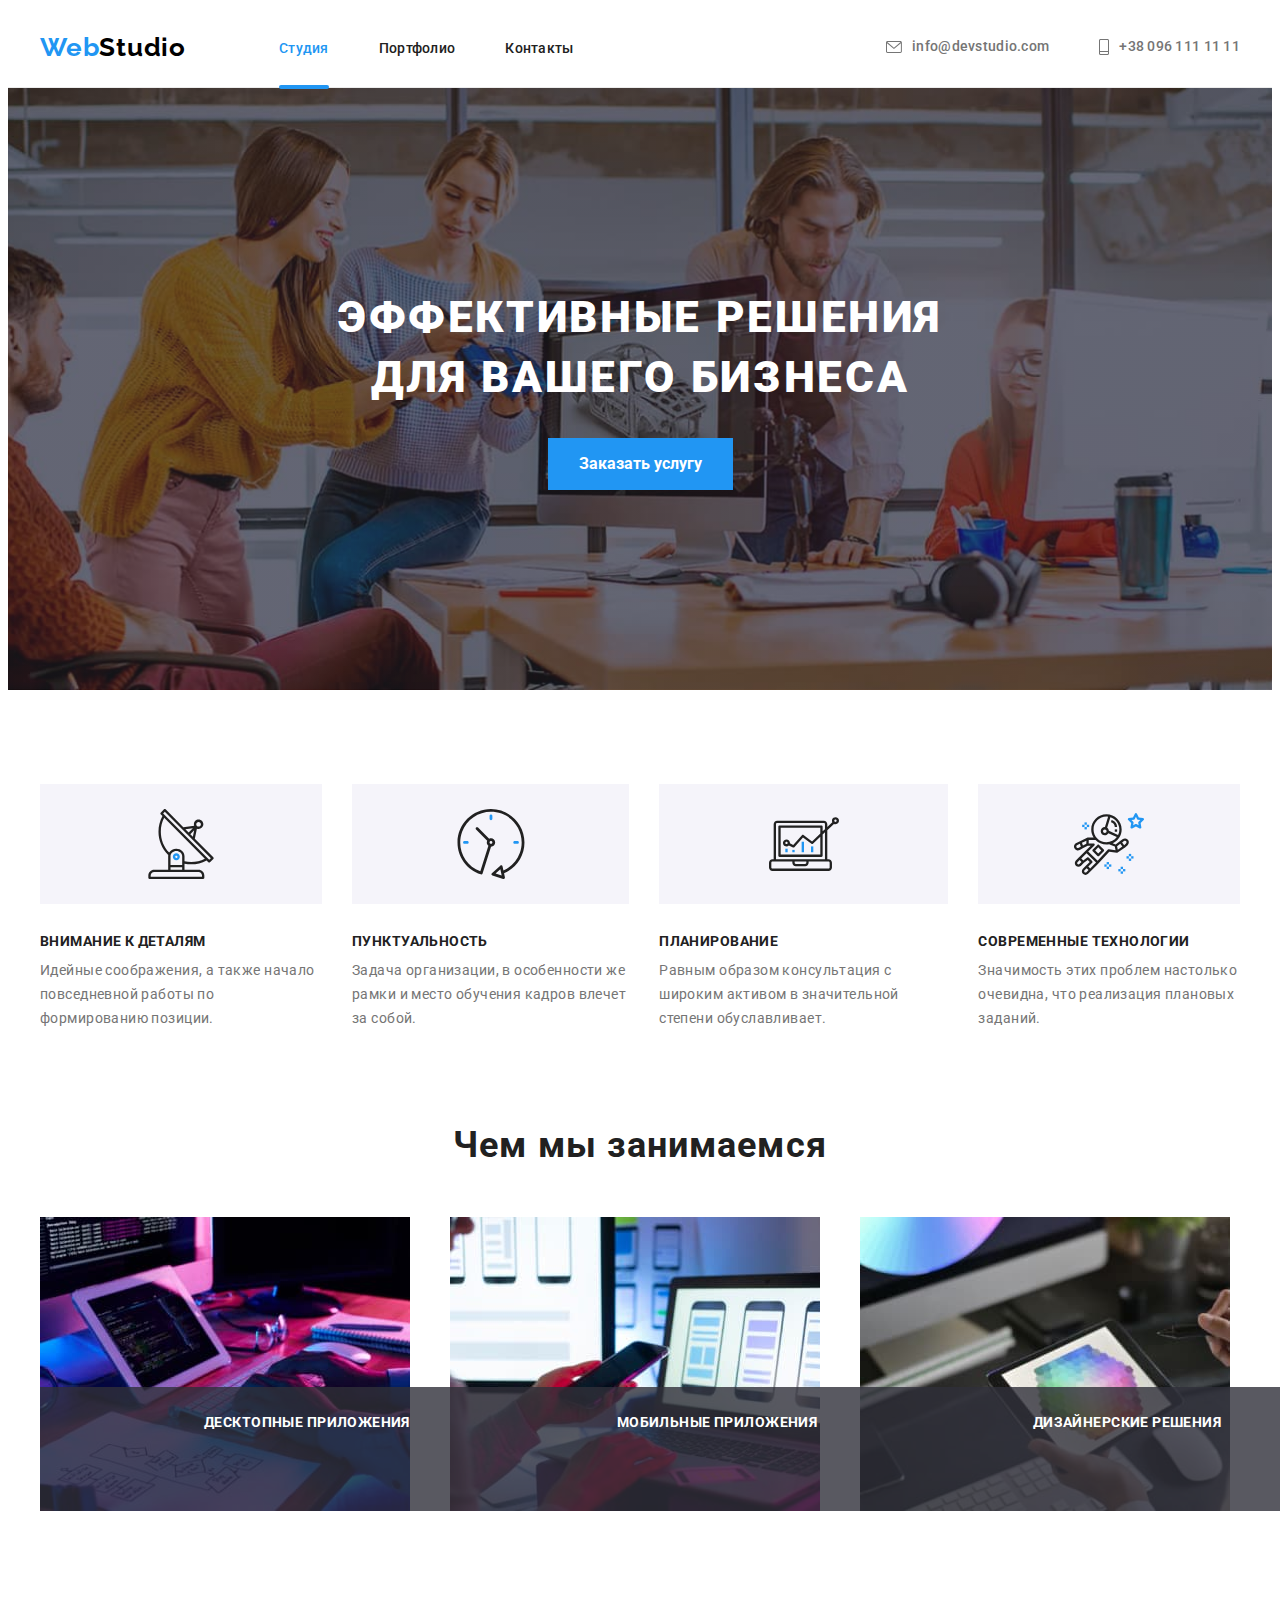
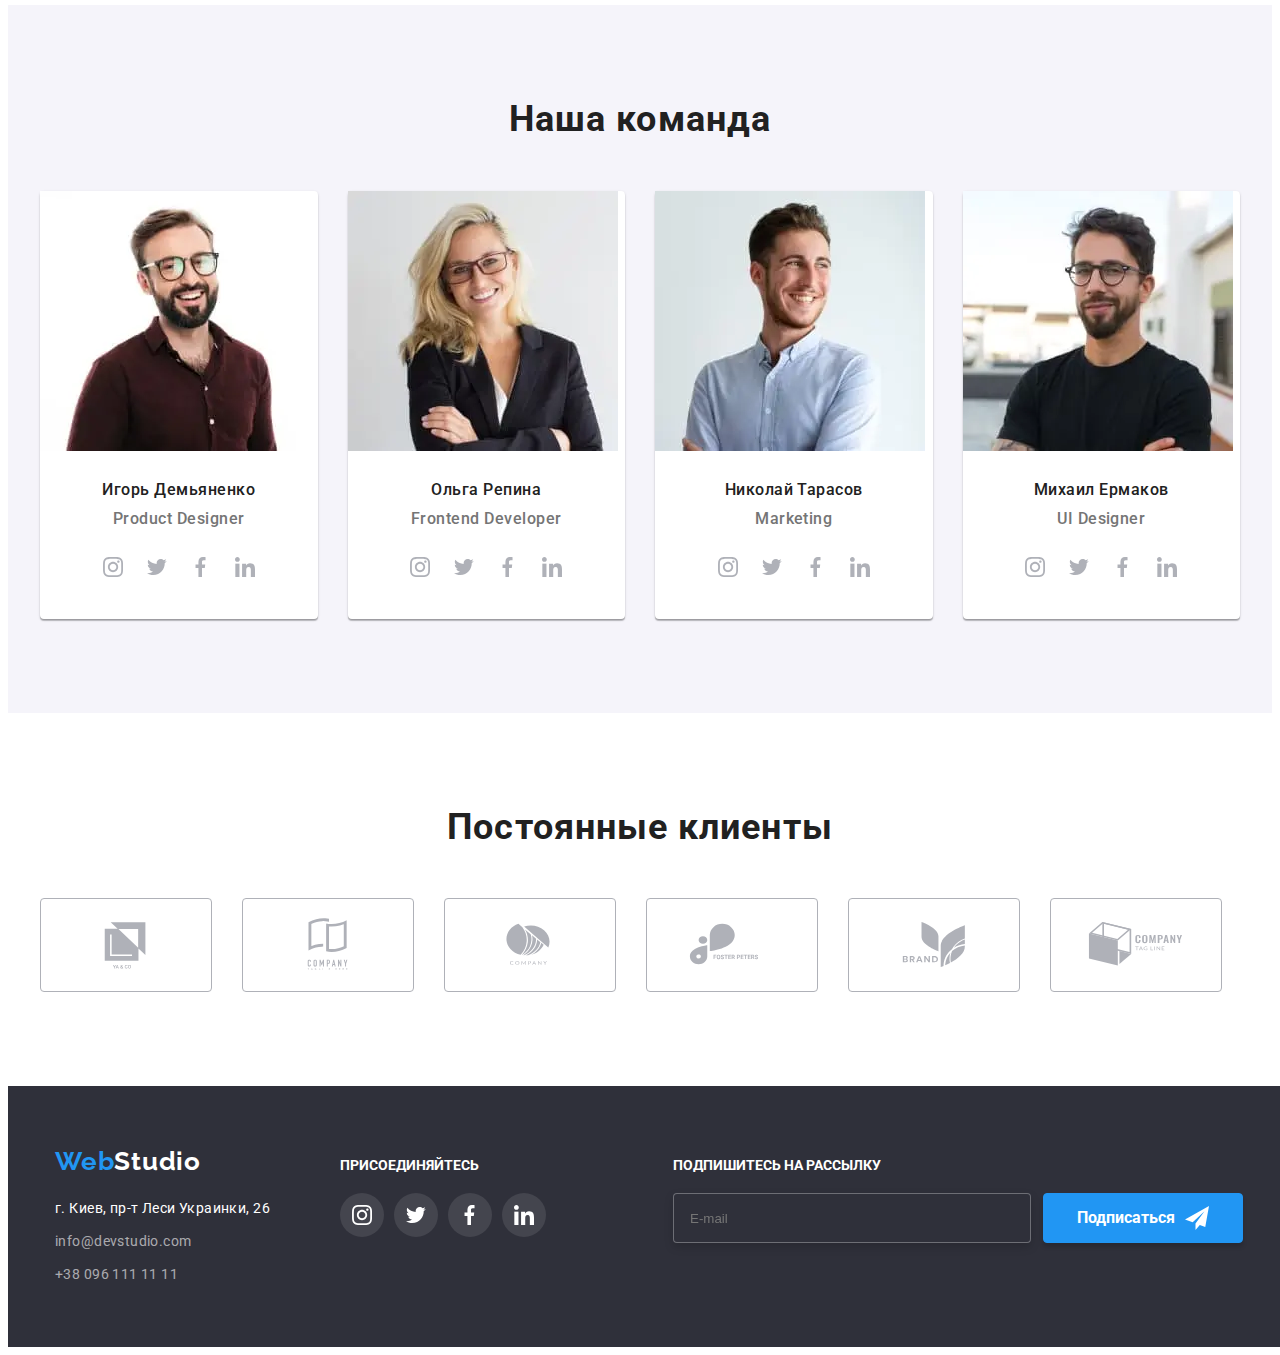
<file: index.html>
<!DOCTYPE html>
<html lang="ru">
<head>
    <meta charset="UTF-8">
    <meta http-equiv="X-UA-Compatible" content="IE=edge">
    <meta name="viewport" content="width=device-width, initial-scale=1.0">
    <title>Document</title>
    <link rel="preconnect" href="https://fonts.googleapis.com">
<link rel="preconnect" href="https://fonts.gstatic.com" crossorigin>
<link href="https://fonts.googleapis.com/css2?family=Raleway:wght@700&family=Roboto:wght@400;500;700;900&display=swap" rel="stylesheet">
<link rel="stylesheet" href="https://cdnjs.cloudflare.com/ajax/libs/modern-normalize/1.1.0/modern-normalize.min.css"
    integrity="sha512-wpPYUAdjBVSE4KJnH1VR1HeZfpl1ub8YT/NKx4PuQ5NmX2tKuGu6U/JRp5y+Y8XG2tV+wKQpNHVUX03MfMFn9Q=="
    crossorigin="anonymous" referrerpolicy="no-referrer" />
<link rel="stylesheet" href="./css/styles.css">
<link rel="stylesheet" href="./css/main.min.css">
</head>
<body>
    <header class="header">
        <div class="container header__container">
        <nav class="navigation">
        <a class="logo" href="">Web<span class="logo__light">Studio</span></a>
    <ul class="navigation-list">
        <li class="navigation-list__item">
            <a class="navigation-list__link navigation-list-link-current" href="" >Студия</a>
            
        </li>

        <li class="navigation-list__item">
            <a class="navigation-list__link" href="./portfolio.html">Портфолио</a>
        </li>
        <li class="navigation-list__item">
            <a class="navigation-list__link" href="">Контакты</a>
        </li>   
    </ul>
    </nav>
    
    <button type="button" class="mobile-menu-btn" data-menu-open>
        <svg class="mobile-menu-btn__icon" width="40" height="40">
            <use href="./images2/symbol-defs.svg#burger-menu-icon"></use>
        </svg>
    </button>
    <ul class="contact" >
        <li class="contact__item"> 
            
            <a class="contact__link" href="mailto:info@devstudio.com"><svg class="contact__icon" width="16" height="12">
                <use href="./images2/symbol-defs.svg#icon-mail"></use>
            </svg>info@devstudio.com</a>
        </li>
        <li class="contact__item">
            
            <a class="contact__link " href="tel:+380961111111"><svg class="contact__icon" width="10" height="16">
                <use href="./images2/symbol-defs.svg#icon-phone"></use>
            </svg>+38 096 111 11 11</a>
        </li>
    </ul>
    </div>
    
    <div class="mobile-menu" data-menu>
        <div class="container mobile-menu__container">
        <button type="button" class="mobile-menu__close-btn" data-menu-close>
            <svg class="mobile-menu__close-icon" width="18.67" height="18.67">
                <use href="./images2/symbol-defs.svg#close-icon"></use>
            </svg>
        </button>
        <div class="navigation-div">
        <ul class="mobile-nav">
            <li class="mobile-nav__item">
                <a class="mobile-nav__link active-page" href="">Студия</a>
            </li>
            <li class="mobile-nav__item">
                <a class="mobile-nav__link" href="./portfolio.html">Портфолио</a>
            </li>
            <li class="mobile-nav__item">
                <a class="mobile-nav__link" href="">Контакты</a>
            </li>
            
        </ul>
        </div>
        <div class="contact-div">
        <ul class="contact-mobile">
            <li class="contact-mobile__item"><a class="contact-mobile__link contact-mobile__number" href="tel:+380961111111">+38 096 111 11 11</a></li>
            <li class="contact-mobile__item"><a class="contact-mobile__link contact-mobile__mail" href="mailto:info@devstudio.com">info@devstudio.com</a></li>
       
            
        
        </ul>
        
        <ul class="social-media">
            <li class="social-madia__item">
                <a class="social-media-link" href="Instagram">Instagram</a>
            </li >
            <li class="social-madia__item">
                <a class="social-media-link" href="Twitter">Twitter</a>
            </li>
            <li class="social-madia__item">
                <a class="social-media-link" href="Facebook">Facebook</a>
            </li>
            <li class="social-madia__item">
                <a class="social-media-link" href="LinkedIn">LinkedIn</a>
            </li>
    
        </ul>
        </div>
    </div>
    </div>
    </header>
    <main>
        <section class="hero">
            <div class="container">
            <h1 class="hero__title" >Эффективные решения<br />для вашего бизнеса</h1>
           
            <button class="hero__btn" data-modal-open>Заказать услугу</button>
            
        </div>
        </section>
    <section class="section">
        <div class="container">
        <h2 class="visually-headden">Наши преимущества</h2>
<ul class="benefits-list">
    <li class="benefits-list__item">
        <div class="benefits-list__box">
        <svg class="benefits-list__icon" width="70" height="70">
        <use href="./images2/symbol-defs.svg#icon-antenna-1"></use>
        </svg>
        </div>
        <h3 class="benefits-list__title">Внимание к деталям</h3>
        <p class="benefits-list__text">
            Идейные соображения, а также 
        начало повседневной работы по 
        формированию позиции.
    </p>
    
    </li>
       <li class="benefits-list__item">
        <div class="benefits-list__box">
            <svg class="benefits-list__icon" width="70" height="70">
                <use href="./images2/symbol-defs.svg#icon-clock-1"></use>
            </svg>
        </div>
    <h3 class="benefits-list__title">Пунктуальность</h3>
    <p class="benefits-list__text">
        Задача организации, в особенности 
     же рамки и место обучения кадров 
     влечет за собой.
    </p>
    </li>
    <li class="benefits-list__item">
        <div class="benefits-list__box">
            <svg class="benefits-list__icon" width="70" height="70">
                <use href="./images2/symbol-defs.svg#icon-diagram-1"></use>
            </svg>
        </div>
    <h3 class="benefits-list__title">Планирование</h3>
    <p class="benefits-list__text">
        Равным образом консультация с 
        широким активом в значительной 
        степени обуславливает.
    </p>
    </li>
<li class="benefits-list__item">
    <div class="benefits-list__box">
        <svg class="benefits-list__icon" width="70" height="70">
            <use href="./images2/symbol-defs.svg#icon-astronaut-1"></use>
        </svg>
    </div>
    <h3 class="benefits-list__title">Современные технологии</h3>
    <p class="benefits-list__text">
        Значимость этих проблем настолько
         очевидна, что реализация плановых 
         заданий.
        </p>
    </li>
</ul>
</div>
    </section>
    <section class="section section__no-pading-top none-mobile">
        <div class="container">
        <h2 class="section__title">Чем мы занимаемся</h2>
        <ul class="foto">
            
            <li class="foto__item">  
                
                <img src="./images2/1/1.jpg" alt="" width="370" height="294"/>
               
                <div class="foto__box">
                <h3 class="foto__label">Десктопные приложения</h3>
                </div> 
            </li>
            
            <li class="foto__item">
                
                <img src="./images2/1/2.jpg" alt="" width="370" height="294" />
              
            <div class="foto__box">
                <h3 class="foto__label">Мобильные приложения</h3>
                </div> 
            </li>
            <li class="foto__item"> 
               
                <img src="./images2/1/3.jpg" alt="" width="370" height="294" />
                
            <div class="foto__box">
                <h3 class="foto__label">Дизайнерские решения</h3>
            </div>
            </li>
        </ul>
        </div>
    </section>
     <section class="section-team section">
        <div class="container">
        <h2 class="section__title">Наша команда</h2>
        <ul class="team">
            
            <li class="team__item">
                <div class="team__box">
                <picture>
                <source srcset="./images2/webp/desktop/desktop-team-1.webp 1x, ./images2/webp/desktop/desktop-team-1@2x.webp 2x"
                    media="(min-width: 1200px)" type="image/webp" />
                <source srcset="./images2/desktop-images/desktop-team-1.jpg 1x, ./images2/desktop-images/desktop-team-1@2x.jpg 2x"
                    media="(min-width: 1200px)" />

                    <source srcset="./images2/webp/tablet/img-tablet-team-1.webp 1x, ./images2/webp/tablet/img-tablet-team-1@2x.webp 2x"
                        media="(min-width: 768px)"  
                        type="image/webp" 
                        />
                    <source srcset="./images2/tablet-images/img-tablet-team-1.jpg, ./images2/tablet-images/img-tablet-team-1@2x.jpg 2x"
                        media="(min-width: 768px)" />

                        <source srcset="./images2/webp/mobile/img-team-1.webp 1x, ./images2/webp/mobile/img-team-1@2x.webp 2x"
                            media="(min-width: 320px)"  
                            type="image/webp" 
                            />
                        <source srcset="./images2/mobile-images/img-team-1.jpg 1x, ./images2/mobile-images/img-team-1@2x.jpg 2x"
                            media="(min-width: 320px)" />

                <img src="./images2/mobile-images/img-team-1.jpg" alt="Игорь Демьяненко" class="picture-img" />
            </picture>
                <div class="team__wrapper">
            <h3 class="team__name">Игорь Демьяненко</h3>
            <p class="team__position">Product Designer</p>
            <ul class="social-list">
                <li class="social-list__item">
                    <a class="social-list__link" href="">
                        <svg class="social-list__icon" width="20" height="20">
                            <use href="./images2/symbol-defs.svg#icon-instagram-2-1"></use>
                        </svg>
                    </a>
                </li>
                <li class="social-list__item">
                    <a class="social-list__link" href="">
                        <svg class="social-list__icon" width="20" height="20">
                            <use href="./images2/symbol-defs.svg#icon-twiter"></use>
                        </svg>
                    </a>
                </li>
                <li class="social-list__item">
                    <a class="social-list__link" href="">
                        <svg class="social-list__icon" width="20" height="20">
                            <use href="./images2/symbol-defs.svg#icon-facebook"></use>
                        </svg>
                    </a>
                </li>
                <li class="social-list__item">
                    <a class="social-list__link" href="">
                        <svg class="social-list__icon" width="20" height="20">
                            <use href="./images2/symbol-defs.svg#icon-linkedin-1"></use>
                        </svg>
                    </a>
                </li>
            </ul>
            </div>
            </div>
            </li>
            
            
            <li class="team__item">
                <div class="team__box">
                <picture>
                        <source srcset="./images2/webp/desktop/desktop-team-2.webp 1x, ./images2/webp/desktop/desktop-team-2@2x.webp 2x"
                            media="(min-width: 1200px)" type="image/webp" />
                        <source srcset="./images2/desktop-images/desktop-team-2.jpg 1x, ./images2/desktop-images/desktop-team-2@2x.jpg 2x"
                            media="(min-width: 1200px)" />

                        <source
                            srcset="./images2/webp/tablet/img-tablet-team-2.webp 1x, ./images2/webp/tablet/img-tablet-team-2@2x.webp 2x"
                            media="(min-width: 768px)" 
                            type="image/webp" 
                            />
                    <source srcset="./images2/tablet-images/img-tablet-team-2.jpg 1x, ./images2/tablet-images/img-tablet-team-2@2x.jpg 2x"
                        media="(min-width: 768px)" />

                        <source srcset="./images2/webp/mobile/img-team-2.webp 1x, ./images2/webp/mobile/img-team-2@2x.webp 2x"
                            media="(min-width: 320px)" 
                            type="image/webp" 
                            />
                    <source srcset="./images2/mobile-images/img-team-2.jpg 1x, ./images2/mobile-images/img-team-2@2x.jpg 2x"
                        media="(min-width: 320px)" />
                <img src="./images2/mobile-images/img-team-2.jpg" alt=""/>
           </picture>
                <div class="team__wrapper">
                <h3 class="team__name">Ольга Репина</h3>
                <p class="team__position">Frontend Developer</p>
                <ul class="social-list list">
                    <li class="social-list__item">
                    <a class="social-list__link" href="">
<svg class="social-list__icon" width="20" height="20">
    <use href="./images2/symbol-defs.svg#icon-instagram-2-1"></use>
</svg>
                    </a>
                    </li>
                    <li class="social-list__item">
                        <a class="social-list__link" href="">
<svg class="social-list__icon" width="20" height="20">
    <use href="./images2/symbol-defs.svg#icon-twiter"></use>
</svg>
                        </a>
                    </li>
                    <li class="social-list__item">
                        <a class="social-list__link" href="">
<svg class="social-list__icon" width="20" height="20">
    <use href="./images2/symbol-defs.svg#icon-facebook"></use>
</svg>
                        </a>
                    </li>
                    <li class="social-list__item">
                        <a class="social-list__link" href="">
 <svg class="social-list__icon" width="20" height="20" >
    <use href="./images2/symbol-defs.svg#icon-linkedin-1"></use>
    </svg>  
                        </a>
                    </li>
                </ul>
                </div>
                </div>
            </li>
            
            
            <li class="team__item">  
                <div class="team__box">
                <picture>
                    <source srcset="./images2/webp/desktop/desktop-team-3.webp 1x, ./images2/webp/desktop/desktop-team-3@2x.webp 2x"
                        media="(min-width: 1200px)" type="image/webp" />
                    <source srcset="./images2/desktop-images/desktop-team-3.jpg 1x, ./images2/desktop-images/desktop-team-3@2x.jpg 2x"
                        media="(min-width: 1200px)" />
                
                    <source srcset="./images2/webp/tablet/img-tablet-team-3.webp 1x, ./images2/webp/tablet/img-tablet-team-3@2x.webp 2x"
                        media="(min-width: 768px)" 
                        type="image/webp" />
                    <source
                        srcset="./images2/tablet-images/img-tablet-team-3.jpg 1x, ./images2/tablet-images/img-tablet-team-3@2x.jpg 2x"
                        media="(min-width: 768px)" />
                
                    <source srcset="./images2/webp/mobile/img-team-3.webp 1x, ./images2/webp/mobile/img-team-3@2x.webp 2x"
                        media="(min-width: 320px)" type="image/webp" />
                    <source srcset="./images2/mobile-images/img-team-3.jpg 1x, ./images2/mobile-images/img-team-3@2x.jpg 2x"
                        media="(min-width: 320px)" />
                    <img src="./images2/mobile-images/img-team-3.jpg" alt=""/>
                </picture>
                <div class="team__wrapper">
                <h3 class="team__name">Николай Тарасов</h3>
                <p class="team__position">Marketing</p>
                <ul class="social-list list">
                    <li class="social-list__item">
                        <a class="social-list__link" href="">
                            <svg class="social-list__icon" width="20" height="20">
                                <use href="./images2/symbol-defs.svg#icon-instagram-2-1"></use>
                            </svg>
                        </a>
                    </li>
                    <li class="social-list__item">
                        <a class="social-list__link" href="">
                            <svg class="social-list__icon" width="20" height="20">
                                <use href="./images2/symbol-defs.svg#icon-twiter"></use>
                            </svg>
                        </a>
                    </li>
                    <li class="social-list__item">
                        <a class="social-list__link" href="">
                            <svg class="social-list__icon" width="20" height="20">
                                <use href="./images2/symbol-defs.svg#icon-facebook"></use>
                            </svg>
                        </a>
                    </li>
                    <li class="social-list__item">
                        <a class="social-list__link" href="">
                            <svg class="social-list__icon" width="20" height="20">
                                <use href="./images2/symbol-defs.svg#icon-linkedin-1"></use>
                            </svg>
                        </a>
                    </li>
                </ul>
                </div>
                </div>
            </li>
        
            
            <li class="team__item">
                <div class="team__box">
                <picture>
                <source srcset="./images2/webp/desktop/desktop-team-4.webp 1x, ./images2/webp/desktop/desktop-team-4@2x.webp 2x"
                    media="(min-width: 1200px)" type="image/webp" />
                <source srcset="./images2/desktop-images/desktop-team-4.jpg 1x, ./images2/desktop-images/desktop-team-4@2x.jpg 2x"
                    media="(min-width: 1200px)" />
                
                    <source srcset="./images2/webp/tablet/img-tablet-team-4.webp 1x, ./images2/webp/tablet/img-tablet-team-4@2x.webp 2x"
                        media="(min-width: 768px)" type="image/webp" />
                    <source
                        srcset="./images2/tablet-images/img-tablet-team-4.jpg 1x, ./images2/tablet-images/img-tablet-team-4@2x.jpg 2x"
                        media="(min-width: 768px)" />
                
                    <source srcset="./images2/webp/mobile/img-team-4.webp 1x, ./images2/webp/mobile/img-team-4@2x.webp 2x"
                        media="(min-width: 320px)" type="image/webp" />
                    <source srcset="./images2/mobile-images/img-team-4.jpg 1x, ./images2/mobile-images/img-team-4@2x.jpg 2x"
                        media="(min-width: 320px)" />
                    <img src="./images2/mobile-images/img-team-4.jpg" alt="" />
                </picture>
                <div class="team__wrapper">
                <h3 class="team__name">Михаил Ермаков</h3>
                <p class="team__position">UI Designer</p>
                <ul class="social-list list">
                    <li class="social-list__item">
                        <a class="social-list__link" href="">
                            <svg class="social-list__icon" width="20" height="20">
                                <use href="./images2/symbol-defs.svg#icon-instagram-2-1"></use>
                            </svg>
                        </a>
                    </li>
                    <li class="social-list__item">
                        <a class="social-list__link" href="">
                            <svg class="social-list__icon" width="20" height="20">
                                <use href="./images2/symbol-defs.svg#icon-twiter"></use>
                            </svg>
                        </a>
                    </li>
                    <li class="social-list__item">
                        <a class="social-list__link" href="">
                            <svg class="social-list__icon" width="20" height="20">
                                <use href="./images2/symbol-defs.svg#icon-facebook"></use>
                            </svg>
                        </a>
                    </li>
                    <li class="social-list__item">
                        <a class="social-list__link" href="">
                            <svg class="social-list__icon" width="20" height="20">
                                <use href="./images2/symbol-defs.svg#icon-linkedin-1"></use>
                            </svg>
                        </a>
                    </li>
                </ul>
                </div>
                </div>
            </li>
        </ul>
        
        </div>
    </section>
    <section class="section">
        <div class="container">
            <h2 class="section__title">Постоянные клиенты</h2>
            <ul class="clients">
                <li class="clients__item clients__margin">
        <a class="clients__link" href="">
             <svg class="clients__icon" width="106" height="60">
        <use href="./images2/symbol-defs.svg#icon-Logo"></use>
           </svg>
               </a>
                </li>

<li class="clients__item clients__margin">
    <a class="clients__link" href="">
        <svg class="clients__icon" width="106" height="60">
            <use href="./images2/symbol-defs.svg#icon-Logo-1"></use>
        </svg>
    </a>
</li>

<li class="clients__item">
    <a class="clients__link" href="">
        <svg class="clients__icon" width="106" height="60">
            <use href="./images2/symbol-defs.svg#icon-Logo-2"></use>
        </svg>
    </a>
</li>

<li class="clients__item clients__margin">
    <a class="clients__link" href="">
        <svg class="clients__icon" width="106" height="60">
            <use href="./images2/symbol-defs.svg#icon-Logo-3"></use>
        </svg>
    </a>
</li>

<li class="clients__item clients__margin">
    <a class="clients__link" href="">
        <svg class="clients__icon" width="106" height="60">
            <use href="./images2/symbol-defs.svg#icon-Logo-4"></use>
        </svg>
    </a>
</li>

<li class="clients__item">
    <a class="clients__link" href="">
        <svg class="clients__icon" width="106" height="60">
            <use href="./images2/symbol-defs.svg#icon-Logo-5"></use>
        </svg>
    </a>
</li>

            </ul>
            
        </div>
    </section>
    </main>
    <footer class="footer-section">
        <div class="container footer-wrapper">
        
            
        <div class="footer-box">
        <a class="logo-footer" href="">Web<span class="logo__dark">Studio</span></a>
        <address>
            <ul class="adress">
                <li class="contact__link"><a class="contacts-map" href="https://goo.gl/maps/MUPJpb3S7HRhTDN16" target="_blank" rel="noopener noreferrer">г. Киев, пр-т Леси Украинки, 26</a></li>
                    <li class="contact__link"><a class="contacts-footer" href="mailto:info@devstudio.com">info@devstudio.com</a></li>
                    <li class="contact__link"><a class="contacts-footer" href="tel:+380961111111">+38 096 111 11 11</a></li>
            </ul>

        </address>
        </div>
       

        <div class="social-list-company">
            <h4 class="footer-title">ПРИСОЕДИНЯЙТЕСЬ</h4>
           
            <ul class="social-list list">
                <li class="social-list-footer">
                    <a class="social-list-link-company" href="">
                        <svg class="social-list-icon-footer" width="20" height="20">
                            <use href="./images2/symbol-defs.svg#icon-instagram-2-1"></use>
                        </svg>
                    </a>
                </li>
                <li class="social-list-footer">
                    <a class="social-list-link-company" href="">
                        <svg class="social-list-icon-footer" width="20" height="20">
                            <use href="./images2/symbol-defs.svg#icon-twiter"></use>
                        </svg>
                    </a>
                </li>
                <li class="social-list-footer">
                    <a class="social-list-link-company" href="">
                        <svg class="social-list-icon-footer" width="20" height="20">
                            <use href="./images2/symbol-defs.svg#icon-facebook"></use>
                        </svg>
                    </a>
                </li>
                <li class="social-list-footer">
                    <a class="social-list-link-company" href="">
                        <svg class="social-list-icon-footer" width="20" height="20">
                            <use href="./images2/symbol-defs.svg#icon-linkedin-1"></use>
                        </svg>
                    </a>
                </li>
            </ul>
        </div>
        <div class="subscribe-div">
            <form>
            <h4 class="footer-title">Подпишитесь на рассылку</h4>
            <span class="subscribe">
<label class="contact-form-field-footer footer-subscribe">
    <input name="user-mail" class="contact-form-footer" lang="en" placeholder="E-mail" type="email">
</label>
<button type="submit" class="footer-form-submit-btn footer-subscribe btn-subscribe">
    Подписаться <svg class="footer-icon-telegram" width="24" height="24">
    <use href="./images2/symbol-defs.svg#icon-telegram-icon"></use>
</svg>
<!-- </span> -->
</button>
        
</span>
    </form>
        </div>
       
        </div>
    </footer>
    <div class="backdrop is-hidden" data-modal>
        <div class="modal">
            <button type="button" class="moda-close-btn" data-modal-close>
                <svg class="modal-close-icon" width="11" height="11">
                    <use href="./images2/symbol-defs.svg#close-icon"></use>
                </svg>
            </button>
            <form class="contact-form">
                <p class="name-contact-form"> 
Оставьте свои данные, мы вам перезвоним
                </p>
                <label class="contact-form-field">
                    <span class="form-name-field">Имя</span>
                    <span class="contact-form-imput-wrapper">
                    <input name="user-name" class="contact-form-imput" type="text">
                    <svg class="contact-form-icon" width="12" height="12">
                        <use href="./images2/symbol-defs.svg#icon-name-icon"></use>
                    </svg>
                    </span>
                </label>
                <label class="contact-form-field">
                    <span class="form-name-field">Телефон</span>
                    <span class="contact-form-imput-wrapper">
                    <input name="user-phone" class="contact-form-imput" type="tel">
                    <svg class="contact-form-icon" width="13" height="13">
                        <use href="./images2/symbol-defs.svg#icon-tel-icon"></use>
                    </svg>
                    </span>
                </label>
                <label class="contact-form-field">
                    <span class="form-name-field">Почта</span>
                    <span class="contact-form-imput-wrapper">
                    <input name="user-mail" class="contact-form-imput" type="email">
                    <svg class="contact-form-icon" width="15" height="12">
                        <use href="./images2/symbol-defs.svg#icon-mail-icon"></use>
                    </svg>
                    </span>
                </label>
                <label class="contact-form-field">
                    <span class="form-name-field">Комментарий</span>
                   <textarea name="user-message" class="texteria-form-message" placeholder="Введите текст" ></textarea>
                </label>
                <div class="contact-form-checkbox-wrapper">
<input name="accept-policy" type="checkbox" class="contact-form-checkbox visually-headden" id="policy-checkbox" required>
<label for="policy-checkbox" class="contact-form-checkbox-label">
 <span class="checkbox-license" >Соглашаюсь с рассылкой и принимаю&nbsp;<a class="form-link" href="">Условия договора</a></span>
</label>
                </div>
                <button type="submit" class="contact-form-submit-btn">Отправить</button>
            </form>
        </div>
    </div>
    <script src="./js/modal.js"></script>
    <script src="./js/menu.js"></script> 
</body> 
</html>
</file>
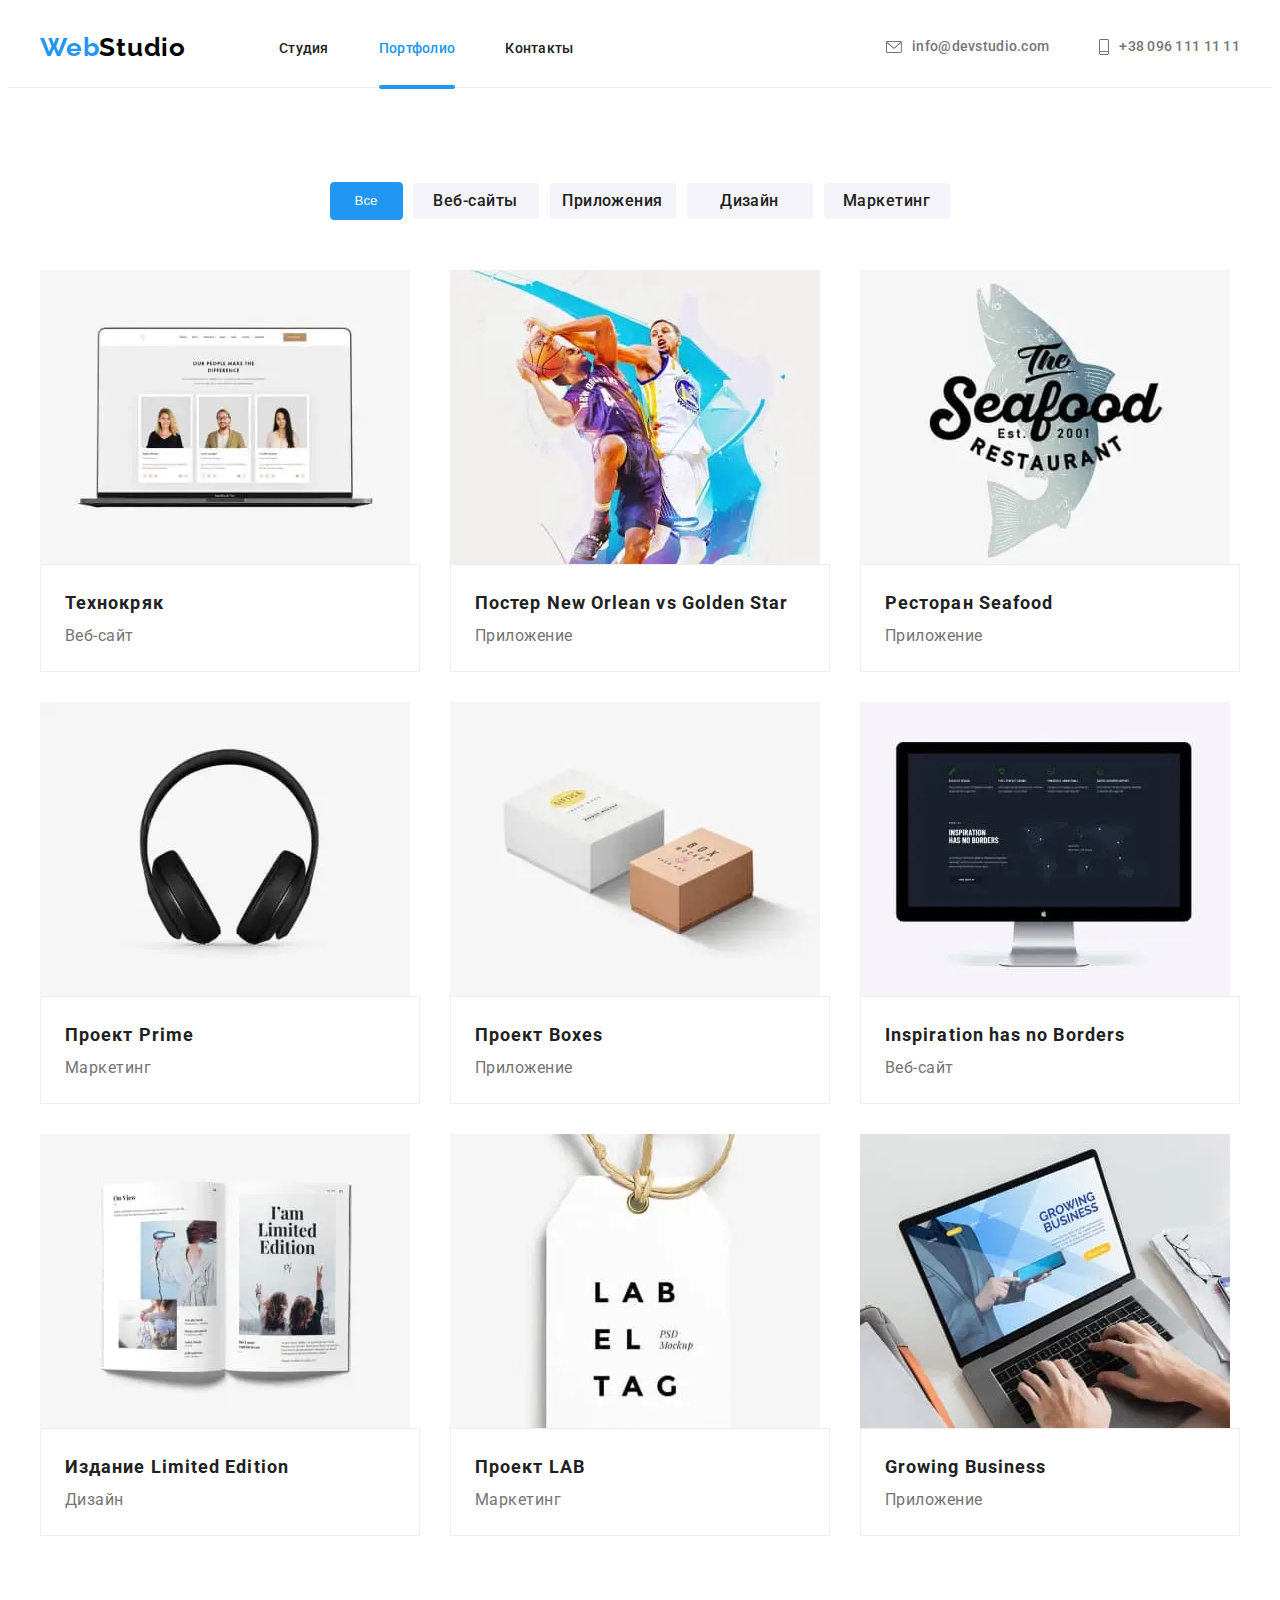
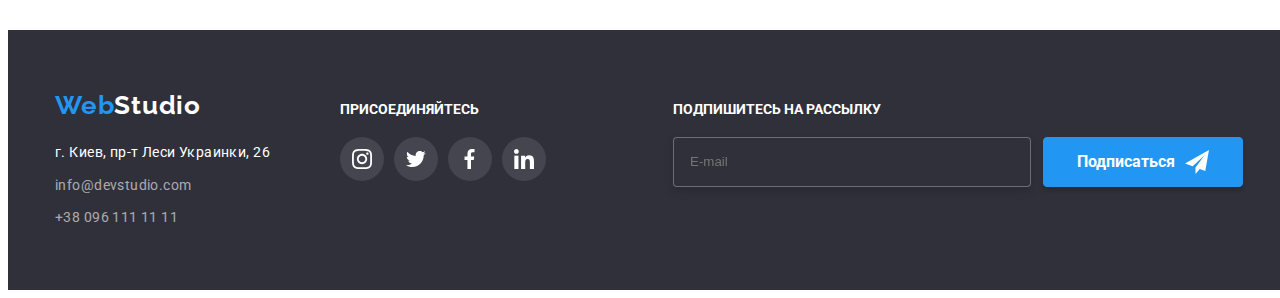
<file: portfolio.html>
<!DOCTYPE html>
<html lang="en">
<head>
    <meta charset="UTF-8">
    <meta http-equiv="X-UA-Compatible" content="IE=edge">
    <meta name="viewport" content="width=device-width, initial-scale=1.0">
    <title>Document</title>
    <link rel="preconnect" href="https://fonts.googleapis.com">
    <link rel="preconnect" href="https://fonts.gstatic.com" crossorigin>
    <link href="https://fonts.googleapis.com/css2?family=Raleway:wght@700&family=Roboto:wght@400;500;700;900&display=swap"
        rel="stylesheet">
        <link rel="stylesheet" href="https://cdnjs.cloudflare.com/ajax/libs/modern-normalize/1.1.0/modern-normalize.min.css"
            integrity="sha512-wpPYUAdjBVSE4KJnH1VR1HeZfpl1ub8YT/NKx4PuQ5NmX2tKuGu6U/JRp5y+Y8XG2tV+wKQpNHVUX03MfMFn9Q=="
            crossorigin="anonymous" referrerpolicy="no-referrer" />
        <link rel="stylesheet" href="./css/styles.css">
        <link rel="stylesheet" href="./css/main.min.css">
</head>
<body>
    
<header class="header">
    <div class="container header__container">
        <nav class="navigation">
            <a class="logo" href="">Web<span class="logo__light">Studio</span></a>
            <ul class="navigation-list">
                <li class="navigation-list__item">
                    <a class="navigation-list__link" href="./index.html">Студия</a>
                </li>
                <li class="navigation-list__item">
                    <a class="navigation-list__link navigation-list-link-current" href="">Портфолио</a>
                </li>

        <li class="navigation-list__item">
            <a class="navigation-list__link" href="">Контакты</a>
        </li>   
    </ul>
    </nav>
    
    <button type="button" class="mobile-menu-btn" data-menu-open>
        <svg class="mobile-menu-btn__icon" width="40" height="40">
            <use href="./images2/symbol-defs.svg#burger-menu-icon"></use>
        </svg>
    </button>
    <ul class="contact" >
        <li class="contact__item"> 
            
            <a class="contact__link" href="mailto:info@devstudio.com"><svg class="contact__icon" width="16" height="12">
                <use href="./images2/symbol-defs.svg#icon-mail"></use>
            </svg>info@devstudio.com</a>
        </li>
        <li class="contact__item">
            
            <a class="contact__link " href="tel:+380961111111"><svg class="contact__icon" width="10" height="16">
                <use href="./images2/symbol-defs.svg#icon-phone"></use>
            </svg>+38 096 111 11 11</a>
        </li>
    </ul>
    </div>
    
    <div class="mobile-menu" data-menu>
        <div class="container mobile-menu__container">
        <button type="button" class="mobile-menu__close-btn" data-menu-close>
            <svg class="mobile-menu__close-icon" width="18.67" height="18.67">
                <use href="./images2/symbol-defs.svg#close-icon"></use>
            </svg>
        </button>
        <div class="navigation-div">
        <ul class="mobile-nav">
            <li class="mobile-nav__item">
                <a class="mobile-nav__link" href="./index.html">Студия</a>
            </li>
            <li class="mobile-nav__item">
                <a class="mobile-nav__link active-page" href=".">Портфолио</a>
            </li>
            <li class="mobile-nav__item">
                <a class="mobile-nav__link" href="">Контакты</a>
            </li>
            
        </ul>
        </div>
        <div class="contact-div">
        <ul class="contact-mobile">
            <li class="contact-mobile__item"><a class="contact-mobile__link contact-mobile__number" href="tel:+380961111111">+38 096 111 11 11</a></li>
            <li class="contact-mobile__item"><a class="contact-mobile__link contact-mobile__mail" href="mailto:info@devstudio.com">info@devstudio.com</a></li>
               
        </ul>
        <ul class="social-media">
            <li class="social-madia__item">
                <a class="social-media-link" href="Instagram">Instagram</a>
            </li >
            <li class="social-madia__item">
                <a class="social-media-link" href="Twitter">Twitter</a>
            </li>
            <li class="social-madia__item">
                <a class="social-media-link" href="Facebook">Facebook</a>
            </li>
            <li class="social-madia__item">
                <a class="social-media-link" href="LinkedIn">LinkedIn</a>
            </li>
    
        </ul>
        </div>
    </div>
    </div>
    </header>
    <main>
        <section class="section">
            <div class="container">
            <h1 class="visually-headden">List of Progects</h1>
            <ul class="menu">
            <li class="menu__btn"><button class="modal-btn_color_blue">Все</button></li>
            <li class="menu__btn"><button class="modal-btn_color_whithe">Веб-сайты</button></li>
            <li class="menu__btn"><button class="modal-btn_color_whithe">Приложения</button></li>
            <li class="menu__btn"><button class="modal-btn_color_whithe">Дизайн</button></li>
            <li class="menu__btn"><button class="modal-btn_color_whithe">Маркетинг</button></li>
            </ul>
    
                <ul class="projects-list">
                    <li class="projects-list__item">
                        <a class="projects-list__link" href="">
                            <div class="projects-list__wrapper">
                                <picture>
                                        <source
                                            srcset="./images2/webp/desktop/desktop-project-1.webp 1x, ./images2/webp/desktop/desktop-project-1@2x.webp 2x"
                                            media="(min-width: 1200px)" type="image/webp" />
                                        <source
                                            srcset="./images2/desktop-images/desktop-project-1.jpg 1x, ./images2/desktop-images/desktop-project-1@2x.jpg 2x"
                                            media="(min-width: 1200px)" />

                                        <source
                                            srcset="./images2/webp/tablet/img-project-tablet-1.webp 1x, ./images2/webp/tablet/img-project-tablet-1@2x.webp 2x"
                                            media="(min-width: 768px)" 
                                            type="image/webp" 
                                            />
                                    <source srcset="./images2/tablet-images/img-project-tablet-1.jpg 1x, ./images2/tablet-images/img-project-tablet-1@2x.jpg 2x"
                                        media="(min-width: 768px)" />

                                        <source srcset="./images2/webp/mobile/img-project-1.webp 1x, ./images2/webp/mobile/img-project-1@2x.webp 2x"
                                            media="(min-width: 320px)" 
                                            type="image/webp" 
                                            />
                                    <source srcset="./images2/mobile-images/img-project-1.jpg 1x, ./images2/mobile-images/img-project-1@2x.jpg 2x"
                                        media="(min-width: 320px)" />
                        <img src="./images2/mobile-images/img-project-1.jpg" alt=""/>
                        </picture>
                <p class="overlay">
                    Ресурс предлагает комплексные предложения с разным уровнем функционала и сервисов. Все это позволит посетителю
                    получить
                    исчерпывающие сведения<br /> о компании или частном лице.
                </p>
                </div>
                        <div class="projects-list__box">
                        <h2 class="projects-list__name">Технокряк</h2>
                        <p class="projects-list__text">Веб-сайт</p>
                        </div>
                        
                        </a>
                    </li>
                    <li class="projects-list__item">
                        <a class="projects-list__link" href="">
                            <div class="projects-list__wrapper">
                                <picture>
                                        <source
                                            srcset="./images2/webp/desktop/desktop-project-2.webp 1x, ./images2/webp/desktop/desktop-project-2@2x.webp 2x"
                                            media="(min-width: 1200px)" type="image/webp" />
                                        <source
                                            srcset="./images2/desktop-images/desktop-project-2.jpg 1x, ./images2/desktop-images/desktop-project-2@2x.jpg 2x"
                                            media="(min-width: 1200px)" />

                                        <source
                                            srcset="./images2/webp/tablet/img-project-tablet-2.webp 1x, ./images2/webp/tablet/img-project-tablet-2@2x.webp 2x"
                                            media="(min-width: 768px)" 
                                            type="image/webp" 
                                            />
                                    <source srcset="./images2/tablet-images/img-project-tablet-2.jpg 1x, ./images2/tablet-images/img-project-tablet-2@2x.jpg 2x"
                                        media="(min-width: 768px)" />

                                        <source srcset="./images2/webp/mobile/img-project-2.webp 1x, ./images2/webp/mobile/img-project-2@2x.webp 2x"
                                            media="(min-width: 320px)" 
                                            type="image/webp" 
                                            />
                                    <source srcset="./images2/mobile-images/img-project-2.jpg 1x, ./images2/mobile-images/img-project-2@2x.jpg 2x"
                                        media="(min-width: 320px)" />
                        <img src="./images2/mobile-images/img-project-2.jpg" alt=""/>
                        </picture>
                <p class="overlay">
                    Ресурс предлагает комплексные предложения с разным уровнем функционала и сервисов. Все это позволит посетителю
                    получить
                    исчерпывающие сведения<br /> о компании или частном лице.
                </p>

                            </div>
                            <div class="projects-list__box">
                        <h2 class="projects-list__name">Постер New Orlean vs Golden Star</h2>
                        <p class="projects-list__text">Приложение</p>
                        </div>
                        </a>
                    </li>
                    <li class="projects-list__item">
                        <a class="projects-list__link" href="">
                            <div class="projects-list__wrapper">
                                <picture>
                                    <source
                                        srcset="./images2/webp/desktop/desktop-project-3.webp 1x, ./images2/webp/desktop/desktop-project-3@2x.webp 2x"
                                        media="(min-width: 1200px)" type="image/webp" />
                                    <source
                                        srcset="./images2/desktop-images/desktop-project-3.jpg 1x, ./images2/desktop-images/desktop-project-3@2x.jpg 2x"
                                        media="(min-width: 1200px)" />
                                
                                    <source
                                        srcset="./images2/webp/tablet/img-project-tablet-3.webp 1x, ./images2/webp/tablet/img-project-tablet-3@2x.webp 2x"
                                        media="(min-width: 768px)" type="image/webp" />
                                    <source
                                        srcset="./images2/tablet-images/img-project-tablet-3.jpg 1x, ./images2/tablet-images/img-project-tablet-3@2x.jpg 2x"
                                        media="(min-width: 768px)" />
                                
                                    <source srcset="./images2/webp/mobile/img-project-3.webp 1x, ./images2/webp/mobile/img-project-3@2x.webp 2x"
                                        media="(min-width: 320px)" type="image/webp" />
                                    <source srcset="./images2/mobile-images/img-project-3.jpg 1x, ./images2/mobile-images/img-project-3@2x.jpg 2x"
                                        media="(min-width: 320px)" />
                                    <img src="./images2/mobile-images/img-project-3.jpg" alt="" />
                                </picture>
            <p class="overlay">
                Ресурс предлагает комплексные предложения с разным уровнем функционала и сервисов. Все это позволит посетителю
                получить
                исчерпывающие сведения<br /> о компании или частном лице.
            </p>     
            </div>
                                <div class="projects-list__box">
                        <h2 class="projects-list__name">Ресторан Seafood</h2>
                        <p class="projects-list__text">Приложение</p>
                        </div>
                        </a>
                    </li>
                    <li class="projects-list__item">
                        <a class="projects-list__link" href="">
                            <div class="projects-list__wrapper">
                        <picture>
                            <source
                                srcset="./images2/webp/desktop/desktop-project-4.webp 1x, ./images2/webp/desktop/desktop-project-4@2x.webp 2x"
                                media="(min-width: 1200px)" type="image/webp" />
                            <source
                                srcset="./images2/desktop-images/desktop-project-4.jpg 1x, ./images2/desktop-images/desktop-project-4@2x.jpg 2x"
                                media="(min-width: 1200px)" />
                        
                            <source
                                srcset="./images2/webp/tablet/img-project-tablet-4.webp 1x, ./images2/webp/tablet/img-project-tablet-4@2x.webp 2x"
                                media="(min-width: 768px)" type="image/webp" />
                            <source
                                srcset="./images2/tablet-images/img-project-tablet-4.jpg 1x, ./images2/tablet-images/img-project-tablet-4@2x.jpg 2x"
                                media="(min-width: 768px)" />
                        
                            <source srcset="./images2/webp/mobile/img-project-4.webp 1x, ./images2/webp/mobile/img-project-4@2x.webp 2x"
                                media="(min-width: 320px)" type="image/webp" />
                            <source srcset="./images2/mobile-images/img-project-4.jpg 1x, ./images2/mobile-images/img-project-4@2x.jpg 2x"
                                media="(min-width: 320px)" />
                            <img src="./images2/mobile-images/img-project-4.jpg" alt="" />
                        </picture>
               
            <p class="overlay">
                Ресурс предлагает комплексные предложения с разным уровнем функционала и сервисов. Все это позволит посетителю
                получить
                исчерпывающие сведения<br /> о компании или частном лице.
            </p>
            </div>
                        <div class="projects-list__box">
                        <h2 class="projects-list__name">Проект Prime</h2>
                        <p class="projects-list__text">Маркетинг</p>
                        </div>
                        </a>
                    </li>
                    <li class="projects-list__item">
                        <a class="projects-list__link" href="">
                            <div class="projects-list__wrapper">
                            <picture>
                                <source
                                    srcset="./images2/webp/desktop/desktop-project-5.webp 1x, ./images2/webp/desktop/desktop-project-5@2x.webp 2x"
                                    media="(min-width: 1200px)" type="image/webp" />
                                <source
                                    srcset="./images2/desktop-images/desktop-project-5.jpg 1x, ./images2/desktop-images/desktop-project-5@2x.jpg 2x"
                                    media="(min-width: 1200px)" />
                            
                                <source
                                    srcset="./images2/webp/tablet/img-project-tablet-5.webp 1x, ./images2/webp/tablet/img-project-tablet-5@2x.webp 2x"
                                    media="(min-width: 768px)" type="image/webp" />
                                <source
                                    srcset="./images2/tablet-images/img-project-tablet-5.jpg 1x, ./images2/tablet-images/img-project-tablet-5@2x.jpg 2x"
                                    media="(min-width: 768px)" />
                            
                                <source srcset="./images2/webp/mobile/img-project-5.webp 1x, ./images2/webp/mobile/img-project-5@2x.webp 2x"
                                    media="(min-width: 320px)" type="image/webp" />
                                <source srcset="./images2/mobile-images/img-project-5.jpg 1x, ./images2/mobile-images/img-project-5@2x.jpg 2x"
                                    media="(min-width: 320px)" />
                                <img src="./images2/mobile-images/img-project-5.jpg" alt="" />
                            </picture>
                <p class="overlay">
                    Ресурс предлагает комплексные предложения с разным уровнем функционала и сервисов. Все это позволит посетителю
                    получить
                    исчерпывающие сведения<br /> о компании или частном лице.
                </p>
                </div>
                        <div class="projects-list__box">
                        <h2 class="projects-list__name">Проект Boxes</h2>
                        <p class="projects-list__text">Приложение</p>
                        </div>
                        </a>
                    </li>
                    <li class="projects-list__item">
                        <a class="projects-list__link" href="">
                            <div class="projects-list__wrapper">
                                <picture>
                                    <source
                                        srcset="./images2/webp/desktop/desktop-project-6.webp 1x, ./images2/webp/desktop/desktop-project-6@2x.webp 2x"
                                        media="(min-width: 1200px)" type="image/webp" />
                                    <source
                                        srcset="./images2/desktop-images/desktop-project-6.jpg 1x, ./images2/desktop-images/desktop-project-6@2x.jpg 2x"
                                        media="(min-width: 1200px)" />
                                
                                    <source
                                        srcset="./images2/webp/tablet/img-project-tablet-6.webp 1x, ./images2/webp/tablet/img-project-tablet-6@2x.webp 2x"
                                        media="(min-width: 768px)" type="image/webp" />
                                    <source
                                        srcset="./images2/tablet-images/img-project-tablet-6.jpg 1x, ./images2/tablet-images/img-project-tablet-6@2x.jpg 2x"
                                        media="(min-width: 768px)" />
                                
                                    <source srcset="./images2/webp/mobile/img-project-6.webp 1x, ./images2/webp/mobile/img-project-6@2x.webp 2x"
                                        media="(min-width: 320px)" type="image/webp" />
                                    <source srcset="./images2/mobile-images/img-project-6.jpg 1x, ./images2/mobile-images/img-project-6@2x.jpg 2x"
                                        media="(min-width: 320px)" />
                                    <img src="./images2/mobile-images/img-project-6.jpg" alt="" />
                                </picture>
                    <p class="overlay">
                        Ресурс предлагает комплексные предложения с разным уровнем функционала и сервисов. Все это позволит посетителю
                        получить
                        исчерпывающие сведения<br /> о компании или частном лице.
                    </p> 
                    </div>
                        <div class="projects-list__box">
                        <h2 class="projects-list__name">Inspiration has no Borders</h2>
                        <p class="projects-list__text">Веб-сайт</p>
                        </div>
                        </a>
                    </li>
                    <li class="projects-list__item">
                        <a class="projects-list__link" href="">
                            <div class="projects-list__wrapper">
                            <picture>
                                <source
                                    srcset="./images2/webp/desktop/desktop-project-7.webp 1x, ./images2/webp/desktop/desktop-project-7@2x.webp 2x"
                                    media="(min-width: 1200px)" type="image/webp" />
                                <source
                                    srcset="./images2/desktop-images/desktop-project-7.jpg 1x, ./images2/desktop-images/desktop-project-7@2x.jpg 2x"
                                    media="(min-width: 1200px)" />
                            
                                <source
                                    srcset="./images2/webp/tablet/img-project-tablet-7.webp 1x, ./images2/webp/tablet/img-project-tablet-7@2x.webp 2x"
                                    media="(min-width: 768px)" type="image/webp" />
                                <source
                                    srcset="./images2/tablet-images/img-project-tablet-7.jpg 1x, ./images2/tablet-images/img-project-tablet-7@2x.jpg 2x"
                                    media="(min-width: 768px)" />
                            
                                <source srcset="./images2/webp/mobile/img-project-7.webp 1x, ./images2/webp/mobile/img-project-7@2x.webp 2x"
                                    media="(min-width: 320px)" type="image/webp" />
                                <source srcset="./images2/mobile-images/img-project-7.jpg 1x, ./images2/mobile-images/img-project-7@2x.jpg 2x"
                                    media="(min-width: 320px)" />
                                <img src="./images2/mobile-images/img-project-7.jpg" alt="" />
                            </picture>
                <p class="overlay">
                    Ресурс предлагает комплексные предложения с разным уровнем функционала и сервисов. Все это позволит посетителю
                    получить
                    исчерпывающие сведения<br /> о компании или частном лице.
                </p>
                </div>
                        <div class="projects-list__box">
                        <h2 class="projects-list__name">Издание Limited Edition</h2>
                        <p class="projects-list__text">Дизайн</p>
                        </div>
                        </a>
                    </li>
                    <li class="projects-list__item">
                        <a class="projects-list__link" href="">
                            <div class="projects-list__wrapper">
                            <picture>
                                <source
                                    srcset="./images2/webp/desktop/desktop-project-8.webp 1x, ./images2/webp/desktop/desktop-project-8@2x.webp 2x"
                                    media="(min-width: 1200px)" type="image/webp" />
                                <source
                                    srcset="./images2/desktop-images/desktop-project-8.jpg 1x, ./images2/desktop-images/desktop-project-8@2x.jpg 2x"
                                    media="(min-width: 1200px)" />
                            
                                <source
                                    srcset="./images2/webp/tablet/img-project-tablet-8.webp 1x, ./images2/webp/tablet/img-project-tablet-8@2x.webp 2x"
                                    media="(min-width: 768px)" type="image/webp" />
                                <source
                                    srcset="./images2/tablet-images/img-project-tablet-8.jpg 1x, ./images2/tablet-images/img-project-tablet-8@2x.jpg 2x"
                                    media="(min-width: 768px)" />
                            
                                <source srcset="./images2/webp/mobile/img-project-8.webp 1x, ./images2/webp/mobile/img-project-8@2x.webp 2x"
                                    media="(min-width: 320px)" type="image/webp" />
                                <source srcset="./images2/mobile-images/img-project-8.jpg 1x, ./images2/mobile-images/img-project-8@2x.jpg 2x"
                                    media="(min-width: 320px)" />
                                <img src="./images2/mobile-images/img-project-8.jpg" alt="" />
                            </picture>
                    <p class="overlay">
                        Ресурс предлагает комплексные предложения с разным уровнем функционала и сервисов. Все это позволит посетителю
                        получить
                        исчерпывающие сведения<br /> о компании или частном лице.
                    </p>
                    </div>
                        <div class="projects-list__box">
                        <h2 class="projects-list__name">Проект LAB</h2>
                        <p class="projects-list__text">Маркетинг</p>
                        </div>
                        </a>
                    </li>
                    <li class="projects-list__item">
                        <a class="projects-list__link" href="">
                            <div class="projects-list__wrapper">
                                <picture>
                                    <source srcset="./images2/webp/desktop/desktop-project-9.webp 1x, ./images2/webp/desktop/desktop-project-9@2x.webp 2x"
                                        media="(min-width: 1200px)" type="image/webp" />
                                    <source srcset="./images2/desktop-images/desktop-project-9.jpg 1x, ./images2/desktop-images/desktop-project-9@2x.jpg 2x"
                                        media="(min-width: 1200px)" />
                                        <source
                                            srcset="./images2/webp/tablet/img-project-tablet-9.webp 1x, ./images2/webp/tablet/img-project-tablet-9@2x.webp 2x"
                                            media="(min-width: 768px)" 
                                            type="image/webp" 
                                            />
                                    <source srcset="./images2/tablet-images/img-project-tablet-9.jpg 1x, ./images2/tablet-images/img-project-tablet-9@2x.jpg 2x"
                                        media="(min-width: 768px)" />

                                        <source srcset="./images2/webp/mobile/img-project-9.webp 1x, ./images2/webp/mobile/img-project-9@2x.webp 2x"
                                            media="(min-width: 320px)" 
                                            type="image/webp" 
                                            />
                                    <source srcset="./images2/mobile-images/img-project-9.jpg 1x, ./images2/mobile-images/img-project-9@2x.jpg 2x"
                                        media="(min-width: 320px)" />
                        <img src="./images2/mobile-images/img-project-9.jpg" alt=""/>
                        </picture>
                    <p class="overlay">
                        Ресурс предлагает комплексные предложения с разным уровнем функционала и сервисов. Все это позволит посетителю
                        получить
                        исчерпывающие сведения<br /> о компании или частном лице.
                    </p>
                    </div>
                        <div class="projects-list__box">
                        <h2 class="projects-list__name">Growing Business</h2>
                        <p class="projects-list__text">Приложение</p>
                        </div>
                    </a>
                    </li>
                </ul>
                </div>
        </section>
        </main>
        <footer class="footer-section">
            <div class="container  footer-wrapper">
        
        
                <div class="footer-box">
                    <a class="logo-footer" href="">Web<span class="logo__dark">Studio</span></a>
                    <address>
                        <ul class="adress">
                            <li class="contact__link info-footer"><a class="contacts-map"
                                    href="https://goo.gl/maps/MUPJpb3S7HRhTDN16" target="_blank" rel="noopener noreferrer">г.
                                    Киев, пр-т Леси Украинки, 26</a></li>
                            <li class="contact__link info-footer"><a class="contacts-footer"
                                    href="mailto:info@devstudio.com">info@devstudio.com</a></li>
                            <li class="contact__link info-footer"><a class="contacts-footer" href="tel:+380961111111">+38 096 111
                                    11 11</a></li>
                        </ul>
        
                    </address>
                </div>
        
        
                <div class="social-list-company">
                    <h4 class="footer-title">ПРИСОЕДИНЯЙТЕСЬ</h4>
        
                    <ul class="social-list list">
                        <li class="social-list-footer">
                            <a class="social-list-link-company" href="">
                                <svg class="social-list-icon-footer" width="20" height="20">
                                    <use href="./images2/symbol-defs.svg#icon-instagram-2-1"></use>
                                </svg>
                            </a>
                        </li>
                        <li class="social-list-footer">
                            <a class="social-list-link-company" href="">
                                <svg class="social-list-icon-footer" width="20" height="20">
                                    <use href="./images2/symbol-defs.svg#icon-twiter"></use>
                                </svg>
                            </a>
                        </li>
                        <li class="social-list-footer">
                            <a class="social-list-link-company" href="">
                                <svg class="social-list-icon-footer" width="20" height="20">
                                    <use href="./images2/symbol-defs.svg#icon-facebook"></use>
                                </svg>
                            </a>
                        </li>
                        <li class="social-list-footer">
                            <a class="social-list-link-company" href="">
                                <svg class="social-list-icon-footer" width="20" height="20">
                                    <use href="./images2/symbol-defs.svg#icon-linkedin-1"></use>
                                </svg>
                            </a>
                        </li>
                    </ul>
                </div>
                <div class="subscribe-div">
                    <form>
                        <h4 class="footer-title">Подпишитесь на рассылку</h4>
                        <span class="subscribe">
                            <label class="contact-form-field-footer footer-subscribe">
                                <input name="user-email" class="contact-form-footer" lang="en" placeholder="E-mail" type="email">
                            </label>
                            <button type="submit" class="footer-form-submit-btn footer-subscribe btn-subscribe">
                                Подписаться <svg class="footer-icon-telegram" width="24" height="24">
                                    <use href="./images2/symbol-defs.svg#icon-telegram-icon"></use>
                                </svg>
                            <!-- </span> -->
                        </button>
        
                        </span>
                    </form>
                </div>
        
            </div>
        </footer>
        <script src="./js/menu.js"></script>
        </body>
        
        </html>
</file>
<file: css/styles.css>
/* .navigation-list {
  display: none;
}
.contact {
  display: none;
}

.header__container {
  display: flex;
  justify-content: space-between;
  align-items: center;
  padding-top: 16px;
  padding-bottom: 16px;
}
.header {
  position: relative;
} */
/* .container {
  padding-left: 15px;
  padding-right: 15px;
}

@media screen and (min-width: 480px) {
  .container {
    width: 480px;
    margin-left: auto;
    margin-right: auto;
  }
}

@media screen and (min-width: 768px) {
  .container {
    width: 768px;
  }
}

@media screen and (min-width: 1200px) {
  .container {
    width: 1200px;
  }
} */
/* .logo {
  font-family: "Raleway", sans-serif;
  font-weight: 700;
  font-size: 26px;
  line-height: 1.19;

  letter-spacing: 0.03em;

  color: #2196f3;
}
.logo__light {
  color: #000000;
}

.logo-footer {
  font-family: "Raleway", sans-serif;
  font-weight: 700;
  font-size: 26px;
  line-height: 1.19;

  letter-spacing: 0.03em;

  color: #2196f3;
}
.logo__dark {
  color: #ffffff;
} */

/* .mobile-menu-btn {
  background-color: transparent;
  border: none;
  padding: 0;
  line-height: 0;
}

.mobile-menu-btn__icon {
  fill: #212121;
}
.mobile-menu {
  position: absolute;
  top: 0;
  left: 0;
  width: 100vw;
  height: 100vh;
  background-color: tomato;
} */
</file>
<file: css/main.min.css>
:root{--primary-font-family: "Roboto", sans-serif;--secondary-font-family: "Raleway", sans-serif;--accent-color: #2196f3;--primari-text-color-theme-ligth: #212121;--secondary-text-color-theme-light: #757575}.visually-headden{position:absolute;width:1px;height:1px;margin:-1px;border:0;padding:0;white-space:nowrap;clip-path:inset(100%);clip:rect(0 0 0 0);overflow:hidden}body{font-family:var(--primary-font-family)}h1,h2,h3,h4,p{margin:0}ul,ol{margin-top:0;margin-bottom:0;padding-left:0}img{max-width:100%;height:auto;display:block}ul,ol{list-style:none}a{text-decoration:none}@media screen and (max-width: 767px){.section{padding:60px 0}}@media screen and (min-width: 768px){.section{padding:60px 0}}@media screen and (min-width: 1200px){.section{padding:94px 0}}.container{padding-left:15px;padding-right:15px}@media screen and (min-width: 480px){.container{width:480px;margin-left:auto;margin-right:auto}}@media screen and (min-width: 768px) and (max-width: 1199px){.container{width:768px}}@media screen and (min-width: 1200px){.container{width:1200px}}.hero__btn{margin-top:30px;min-width:200;padding:10px 30px;border:1px solid var(--accent-color);font-family:var(--primary-font-family);font-weight:700;font-size:16px;line-height:1.87;cursor:pointer;color:#ffffff;background:var(--accent-color)}.modal-btn_color_blue{width:73px;height:38px;border:1px solid var(--accent-color);color:#ffffff;background-color:var(--accent-color);border-radius:4px;padding:0;transition:box-shadow 250ms cubic-bezier(0.4, 0, 0.2, 1)}.modal-btn_color_whithe{width:128px;height:38px;font-family:var(--primary-font-family);font-weight:500;font-size:16px;line-height:1.62;cursor:pointer;background:#f5f4fa;border-radius:4px;border:1px solid #ffffff;padding:0;text-align:center;letter-spacing:0.03em;color:#212121;transition:background 250ms cubic-bezier(0.4, 0, 0.2, 1),border-color 250ms cubic-bezier(0.4, 0, 0.2, 1),box-shadow 250ms cubic-bezier(0.4, 0, 0.2, 1),color 250ms cubic-bezier(0.4, 0, 0.2, 1)}.modal-btn_color_whithe:hover,.modal-btn_color_whithe:focus{background:#2196f3;border-color:var(--accent-color);box-shadow:white}.modal-btn_color_whithe:hover,.modal-btn_color_whithe:focus{color:#ffffff}.btn-subscribe{display:inline-flex;align-items:center;justify-content:center;width:200px;height:50px;border:1px solid var(--accent-color);font-family:var(--primary-font-family);font-weight:700;font-size:16px;line-height:1.87;cursor:pointer;color:#ffffff;background:var(--accent-color)}.social-list__link{display:flex;align-items:center;justify-content:center;width:44px;height:44px;border-radius:50%;transition:background-color 250ms cubic-bezier(0.4, 0, 0.2, 1)}.social-list__link:hover,.social-list__link:focus{background-color:var(--accent-color);fill:#ffffff}.social-list__icon{fill:#afb1b8;transition:fill 250ms cubic-bezier(0.4, 0, 0.2, 1)}.social-list__link:hover .social-list__icon,.social-list__link:focus .social-list__icon{fill:#ffffff}.social-list{display:flex;justify-content:center}.social-list-company{align-items:center}.social-list-footer:not(:last-child){margin-right:10px}.social-list-icon-footer{fill:white}.social-list-link-company{display:flex;align-items:center;justify-content:center;width:44px;height:44px;background-color:rgba(255,255,255,0.1);border-radius:50%;transition:background-color 250ms cubic-bezier(0.4, 0, 0.2, 1)}.social-list-link-company:hover,.social-list-link-company:focus{background-color:var(--accent-color);fill:#ffffff}.logo{font-family:"Raleway", sans-serif;font-weight:700;font-size:26px;line-height:1.19;letter-spacing:0.03em;color:#2196f3}.logo__light{color:#000000}.logo-footer{font-family:"Raleway", sans-serif;font-weight:700;font-size:26px;line-height:1.19;letter-spacing:0.03em;color:#2196f3}.logo__dark{color:#ffffff}.header__container{display:flex;justify-content:space-between;align-items:center}.header{position:relative;border-bottom:1px solid #ececec}.container{padding-left:15px;padding-right:15px}@media screen and (min-width: 480px){.container{width:480px;margin-left:auto;margin-right:auto}}@media screen and (min-width: 768px) and (max-width: 1199px){.container{width:768px}.mobile-menu-btn__icon{display:none}.navigation-list{margin-left:88px}.navigation-list__link{font-weight:500;font-size:14px;line-height:1.14;letter-spacing:0.02em;transition:color 250ms cubic-bezier(0.4, 0, 0.2, 1);color:#212121}.navigation-list__link:hover,.navigation-list__link:focus{color:var(--accent-color)}.header__container{display:flex;align-items:center;justify-content:space-between}.contact{display:flex;flex-direction:column}.contact__icon{margin-right:10px;fill:var(--secondary-text-color-theme-light)}.header{border-bottom:1px solid #ececec;padding-top:24px;padding-bottom:24px}.navigation{align-items:center;display:flex}.navigation-list{display:flex}.navigation-list__item{position:relative;color:var(--accent-color)}.navigation-list__item:not(:last-child){margin-right:50px}.contact__item:not(:last-child){margin-bottom:10px}.navigation-list-link-current{color:var(--accent-color)}.navigation-list-link-current::after{position:absolute;content:"";left:0;bottom:-32px;display:block;width:100%;height:4px;border-radius:2px;background-color:var(--accent-color)}.contact__link{display:flex;align-items:center;transition:color 250ms cubic-bezier(0.4, 0, 0.2, 1);font-weight:500;font-size:12px;line-height:1.16;letter-spacing:0.02em;color:var(--secondary-text-color-theme-light)}.contact__link:hover,.contact__link:focus{color:var(--accent-color)}.contact__icon{fill:currentColor}}@media screen and (min-width: 1200px){.container{width:1200px}}@media screen and (max-width: 767px){.navigation-list{display:none}.contact{display:none}.mobile-menu-btn{background-color:transparent;border:none;padding:0;line-height:0;cursor:pointer}.mobile-menu-btn__icon{fill:#212121;transition:fill 250ms cubic-bezier(0.4, 0, 0.2, 1)}.mobile-menu-btn:hover .mobile-menu-btn__icon,.mobile-menu-btn:focus .mobile-menu-btn__icon{fill:var(--accent-color)}.mobile-menu{position:absolute;z-index:10;top:0;left:0;width:100vw;height:100vh;overflow:auto;background:#ffffff;box-shadow:0px 4px 8px rgba(0,0,0,0.04),0px 2px 4px rgba(0,0,0,0.08),0px 1px 3px rgba(0,0,0,0.16);opacity:0;visibility:hidden;pointer-events:none;transition:opacity 250ms cubic-bezier(0.4, 0, 0.2, 1),visibility 250ms cubic-bezier(0.4, 0, 0.2, 1)}.mobile-nav__item:not(:last-child){margin-bottom:32px}.mobile-nav__link{font-family:var(--primary-font-family);font-style:normal;font-weight:500;font-size:40px;line-height:47px;letter-spacing:0.02em;color:#212121;transition:color 250ms cubic-bezier(0.4, 0, 0.2, 1)}.mobile-nav__link:hover,.mobile-nav__link:focus{color:var(--accent-color)}.active-page{color:var(--accent-color)}.contact-mobile__item:not(:last-child){margin-bottom:32px}.contact-mobile__number{color:var(--accent-color);font-family:var(--primary-font-family);font-style:normal;font-weight:500;font-size:34px;line-height:40px;letter-spacing:0.02em}.contact-mobile__mail{font-family:var(--primary-font-family);font-style:normal;font-weight:500;font-size:24px;line-height:28px;letter-spacing:0.02em;color:#757575}.mobile-menu.is-open{opacity:1;visibility:visible;pointer-events:auto}.social-media{display:flex;justify-content:flex-start}.social-madia__item:not(:last-child){padding-right:10px;border-right:1px solid rgba(33,33,33,0.2)}.social-madia__item:not(:first-child){margin-left:10px}.social-media-link{font-family:var(--primary-font-family);font-style:normal;font-weight:500;font-size:18px;line-height:22px;letter-spacing:0.02em;color:#2196f3}.mobile-menu__close-btn{position:absolute;top:21px;right:15px;background-color:transparent;border:none;padding:0;line-height:0;cursor:pointer}.mobile-menu__close-btn:hover{fill:var(--accent-color)}.mobile-menu__container{display:flex;flex-direction:column;justify-content:space-between;height:100%;padding-top:48px;padding-bottom:48px;padding-left:40px;padding-right:auto}.contact-div{margin-top:auto}}.social-media{margin-top:64px}@media screen and (min-width: 768px) and (max-width: 1199px){.navigation-list{display:flex;align-items:center}.mobile-menu{display:none}.contact{display:flex}.mobile-menu-btn{display:none}.header__container{display:flex;justify-content:space-between;align-items:center}.header{position:relative}.container{padding-left:15px;padding-right:15px}}@media screen and (min-width: 1200px){.container{width:1200px;margin-left:auto;margin-right:auto}.mobile-menu-btn{display:none}.mobile-menu{display:none}.navigation-list{margin-left:93px}.navigation-list__link{font-weight:500;font-size:14px;line-height:1.14;letter-spacing:0.02em;transition:color 250ms cubic-bezier(0.4, 0, 0.2, 1);color:#212121}.navigation-list__link:hover,.navigation-list__link:focus{color:var(--accent-color)}.header__container{display:flex;align-items:center;justify-content:space-between}.header{padding-top:24px;padding-bottom:24px}.contact__item:not(:nth-child(1)){margin-left:50px}.navigation{align-items:center;display:flex}.navigation-list{display:flex}.contact{display:flex}.contact__icon{margin-right:10px;fill:var(--secondary-text-color-theme-light)}.navigation-list__item{position:relative;color:var(--accent-color)}.navigation-list__item:not(:last-child){margin-right:50px}.navigation-list-link-current{color:var(--accent-color)}.navigation-list-link-current::after{position:absolute;content:"";left:0;bottom:-32px;display:block;width:100%;height:4px;border-radius:2px;background-color:var(--accent-color)}.contact__link{display:flex;align-items:center;transition:color 250ms cubic-bezier(0.4, 0, 0.2, 1);font-weight:500;font-size:14px;line-height:1.14;letter-spacing:0.02em;color:var(--secondary-text-color-theme-light)}.contact__link:hover,.contact__link:focus{color:var(--accent-color)}.contact__icon{fill:currentColor}}.container{padding-left:15px;padding-right:15px}.hero__btn{margin-top:30px;min-width:200;padding:10px 30px;border:1px solid var(--accent-color);font-family:var(--primary-font-family);font-weight:700;font-size:16px;line-height:1.87;cursor:pointer;color:#ffffff;background:var(--accent-color)}@media screen and (max-width: 767px){.hero{padding:118px 0;background:#2f303a}.hero{font-weight:900;font-size:26px;line-height:1.61;text-align:center;letter-spacing:0.06em;text-transform:uppercase;color:#ffffff;background:#2f303a}.hero{max-width:100%;margin:0 auto;background-position:center;background-repeat:no-repeat;background-image:linear-gradient(rgba(47,48,58,0.4), rgba(47,48,58,0.4)),url("../images2/hero/mobile-hero-img.jpg");background-size:cover;background-color:#e5e5e5}}@media screen and (max-width: 767px) and (min-device-pixel-ratio: 2), screen and (max-width: 767px) and (min-resolution: 192dpi), screen and (max-width: 767px) and (min-resolution: 2dppx){.hero{max-width:100%;margin:0 auto;background-position:center;background-repeat:no-repeat;background-image:linear-gradient(rgba(47,48,58,0.4), rgba(47,48,58,0.4)),url("..//images2/hero/mobile-hero-img@2x.jpg");background-size:cover;background-color:#e5e5e5}}@media screen and (max-width: 767px){.hero__title{font-family:var(--primary-font-family);font-style:normal;font-weight:900;font-size:26px;line-height:1.61;text-align:center;letter-spacing:0.06em;text-transform:uppercase;color:#ffffff}.hero__btn{margin-top:30px;min-width:200;padding:10px 30px;border:1px solid var(--accent-color);font-family:var(--primary-font-family);font-weight:700;font-size:16px;line-height:1.87;cursor:pointer;color:#ffffff;background:var(--accent-color)}}@media screen and (min-width: 768px) and (max-width: 1199px){.container{width:768px}.hero{padding:118px 0;background:#2f303a}.hero{font-weight:900;font-size:26px;line-height:1.61;text-align:center;letter-spacing:0.06em;text-transform:uppercase;color:#ffffff;background:#2f303a}.hero{max-width:100%;margin:0 auto;background-position:center;background-repeat:no-repeat;background-image:linear-gradient(rgba(47,48,58,0.4), rgba(47,48,58,0.4)),url("../images2/hero/tablet-hero-img.jpg");background-size:cover;background-color:#e5e5e5}}@media screen and (min-width: 768px) and (max-width: 1199px) and (min-device-pixel-ratio: 2), screen and (min-width: 768px) and (max-width: 1199px) and (min-resolution: 192dpi), screen and (min-width: 768px) and (max-width: 1199px) and (min-resolution: 2dppx){.hero{max-width:100%;margin:0 auto;background-position:center;background-repeat:no-repeat;background-image:linear-gradient(rgba(47,48,58,0.4), rgba(47,48,58,0.4)),url("..//images2/hero/tablet-hero-img@2x.jpg");background-size:cover;background-color:#e5e5e5}}@media screen and (min-width: 768px) and (max-width: 1199px){.hero__title{font-family:var(--primary-font-family);font-style:normal;font-weight:900;font-size:26px;line-height:1.61;text-align:center;letter-spacing:0.06em;text-transform:uppercase;color:#ffffff}.hero__btn{margin-top:30px;min-width:200;padding:10px 30px;border:1px solid var(--accent-color);font-family:var(--primary-font-family);font-weight:700;font-size:16px;line-height:1.87;cursor:pointer;color:#ffffff;background:var(--accent-color)}}@media screen and (min-width: 1200px){.hero{font-weight:900;font-size:44px;line-height:1.36;text-align:center;letter-spacing:0.06em;text-transform:uppercase;color:#ffffff;background:#2f303a}.hero__title{font-weight:900;font-size:44px;line-height:1.36;text-align:center;letter-spacing:0.06em;text-transform:uppercase;color:#ffffff}.hero{padding:200px 0;background:#2f303a}.hero{max-width:100%;margin:0 auto;background-position:center;background-repeat:no-repeat;background-image:linear-gradient(rgba(47,48,58,0.4), rgba(47,48,58,0.4)),url("../images2/hero/desktop-hero-img.jpg");background-size:cover;background-color:#e5e5e5}}@media screen and (min-width: 1200px) and (min-device-pixel-ratio: 2), screen and (min-width: 1200px) and (min-resolution: 192dpi), screen and (min-width: 1200px) and (min-resolution: 2dppx){.hero{max-width:100%;margin:0 auto;background-position:center;background-repeat:no-repeat;background-image:linear-gradient(rgba(47,48,58,0.4), rgba(47,48,58,0.4)),url("..//images2/hero/desktop-hero-img@2x.jpg");background-size:cover;background-color:#e5e5e5}}@media screen and (max-width: 767px){.benefits-list{display:flex;flex-wrap:wrap;align-items:center;justify-content:center}.benefits-list__box{height:120px;background-color:#f5f4fa;display:flex;align-items:center;justify-content:center;margin-bottom:30px}.benefits-list__item:not(:last-child){margin-bottom:30px}.benefits-list__title{margin-bottom:10px;font-weight:700;font-size:14px;line-height:1.14;letter-spacing:0.03em;text-transform:uppercase;text-align:center;color:var(--primari-text-color-theme-ligth)}.benefits-list__icon{display:flex;align-items:center;justify-content:center}.benefits-list__text{font-weight:400;font-size:14px;line-height:1.71;letter-spacing:0.03em;color:var(--secondary-text-color-theme-light)}}@media screen and (min-width: 768px) and (max-width: 1199px){.benefits-list{display:flex;flex-wrap:wrap;margin-left:-30px;margin-top:-30px}.benefits-list__item{flex-basis:calc((100% - 60px) / 2);margin-left:30px;margin-top:30px}.benefits-list__box{height:120px;background-color:#f5f4fa;display:flex;align-items:center;justify-content:center;margin-bottom:30px}.benefits-list__title{margin-bottom:10px;font-weight:700;font-size:14px;line-height:1.14;letter-spacing:0.03em;text-transform:uppercase;color:var(--primari-text-color-theme-ligth)}.benefits-list__icon{display:flex;align-items:center;justify-content:center}.benefits-list__text{font-weight:400;font-size:14px;line-height:1.71;letter-spacing:0.03em;color:var(--secondary-text-color-theme-light)}}@media screen and (min-width: 1200px){.benefits-list__box{height:120px;background-color:#f5f4fa;display:flex;align-items:center;justify-content:center;margin-bottom:30px}.benefits-list__item:not(:last-child){margin-right:30px}.benefits-list__title{margin-bottom:10px;font-weight:700;font-size:14px;line-height:1.14;letter-spacing:0.03em;text-transform:uppercase;color:var(--primari-text-color-theme-ligth)}.benefits-list__icon{display:flex;align-items:center;justify-content:center}.benefits-list__text{flex-basis:calc((100%-120px) / 4);font-weight:400;font-size:14px;line-height:1.71;letter-spacing:0.03em;color:var(--secondary-text-color-theme-light)}.benefits-list{display:flex}}@media screen and (max-width: 767px){.none-mobile{display:none}}@media screen and (min-width: 768px) and (max-width: 1199px){.none-mobile{display:none}}@media screen and (min-width: 1200px){.foto{display:flex}.section__no-pading-top{position:relative;padding-top:0}.foto__item{position:relative;flex-basis:calc((100% - 60px) / 3)}.foto__item:not(:nth-child(3)){margin-right:30px}.section__title{margin-bottom:50px;font-weight:700;font-size:36px;line-height:1.16;text-align:center;letter-spacing:0.03em;color:var(--primari-text-color-theme-ligth)}.foto__label{font-family:var(--primary-font-family);font-weight:700;font-size:14px;line-height:16px;text-align:center;letter-spacing:0.03em;text-transform:uppercase;color:#ffffff}.foto__box{position:absolute;padding:27px 82px;width:370px;height:70px;left:0px;bottom:0px;background:rgba(47,48,58,0.8)}}@media screen and (max-width: 767px){.section__title{margin-bottom:30px;font-weight:700;font-size:28px;line-height:1.17;text-align:center;letter-spacing:0.03em;color:var(--primari-text-color-theme-ligth)}.team__item{background-color:#ffffff;box-shadow:0px 1px 3px rgba(0,0,0,0.12),0px 1px 1px rgba(0,0,0,0.14),0px 2px 1px rgba(0,0,0,0.2);border-radius:4px}.team__item:not(:nth-child(4)){margin-bottom:30px}.team__wrapper{padding:30px 32px}.team__name{font-weight:500;font-size:16px;line-height:1.18;text-align:center;letter-spacing:0.03em;margin-bottom:10px;color:var(--primari-text-color-theme-ligth)}.team__position{font-weight:500;font-size:16px;line-height:1.18;text-align:center;letter-spacing:0.03em;color:var(--secondary-text-color-theme-light);margin-bottom:16px}.section-team{background:#f5f4fa}.social-list__item:not(:last-child){margin-right:10px}}@media screen and (min-width: 768px) and (max-width: 1199px){.team{display:flex;flex-wrap:wrap;margin-left:-30px;margin-top:-30px}.team__item{flex-basis:calc((100% - 60px) / 2);margin-left:30px;margin-top:30px}.section__title{margin-bottom:30px;font-weight:700;font-size:28px;line-height:1.17;text-align:center;letter-spacing:0.03em;color:var(--primari-text-color-theme-ligth)}.team__item{background-color:#ffffff;box-shadow:0px 1px 3px rgba(0,0,0,0.12),0px 1px 1px rgba(0,0,0,0.14),0px 2px 1px rgba(0,0,0,0.2);border-radius:4px}.team__wrapper{padding:30px 32px}.team__name{font-weight:500;font-size:16px;line-height:1.18;text-align:center;letter-spacing:0.03em;margin-bottom:10px;color:var(--primari-text-color-theme-ligth)}.team__position{font-weight:400;font-size:16px;line-height:1.18;text-align:center;letter-spacing:0.03em;color:var(--secondary-text-color-theme-light);margin-bottom:16px}.section-team{background:#f5f4fa}.social-list__item:not(:last-child){margin-right:10px}}@media screen and (min-width: 1200px){.team{display:flex;justify-content:space-between}.team__item{flex-basis:calc((100% - 90px) / 4);background-color:#ffffff;box-shadow:0px 1px 3px rgba(0,0,0,0.12),0px 1px 1px rgba(0,0,0,0.14),0px 2px 1px rgba(0,0,0,0.2);border-radius:4px}.team__item:not(:nth-child(4)){margin-right:30px}.team__name{font-weight:500;font-size:16px;line-height:1.18;text-align:center;letter-spacing:0.03em;margin-bottom:10px;color:var(--primari-text-color-theme-ligth)}.team__position{font-weight:500;font-size:16px;line-height:1.18;text-align:center;letter-spacing:0.03em;color:var(--secondary-text-color-theme-light);margin-bottom:16px}.section-team{background:#f5f4fa}.team__wrapper{padding:30px 32px}}@media screen and (max-width: 767px){.clients{display:flex;flex-wrap:wrap;margin-left:-30px;margin-top:-30px}.clients__item{flex-basis:calc((100% - 60px) / 2);margin-left:30px;margin-top:30px}.clients__link{display:flex;align-items:center;justify-content:center;width:210px;height:92px;border:1px solid #afb1b8;border-radius:4px;fill:#afb1b8;transition:border-color 250ms cubic-bezier(0.4, 0, 0.2, 1)}.clients__link:hover,.clients__link:focus{border-color:var(--accent-color);fill:var(--accent-color)}.clients__icon{fill:#afb1b8;transition:fill 250ms cubic-bezier(0.4, 0, 0.2, 1)}.clients__link:hover .clients__icon,.clients__link:focus .clients__icon{fill:var(--accent-color)}}@media screen and (min-width: 768px) and (max-width: 1199px){.clients{display:flex;flex-wrap:wrap;margin-left:-30px;margin-top:-30px}.clients__item{flex-basis:calc((100% - 90px) / 3);margin-left:30px;margin-top:30px}.clients__link{display:flex;align-items:center;justify-content:center;width:226px;height:92px;border:1px solid #afb1b8;border-radius:4px;fill:#afb1b8;transition:border-color 250ms cubic-bezier(0.4, 0, 0.2, 1)}.clients__link:hover,.clients__link:focus{border-color:var(--accent-color);fill:var(--accent-color)}.clients__icon{fill:#afb1b8;transition:fill 250ms cubic-bezier(0.4, 0, 0.2, 1)}.clients__link:hover .clients__icon,.clients__link:focus .clients__icon{fill:var(--accent-color)}}@media screen and (min-width: 1200px){.clients__link{display:flex;align-items:center;justify-content:center;width:170px;height:92px;border:1px solid #afb1b8;border-radius:4px;fill:#afb1b8;transition:border-color 250ms cubic-bezier(0.4, 0, 0.2, 1)}.clients__link:hover,.clients__link:focus{border-color:var(--accent-color);fill:var(--accent-color)}.clients{display:flex}.clients__item{flex-basis:calc((100% - 180px) / 6)}.clients__item:not(:nth-child(6)){margin-right:30px}.clients__icon{fill:#afb1b8;transition:fill 250ms cubic-bezier(0.4, 0, 0.2, 1)}.clients__link:hover .clients__icon,.clients__link:focus .clients__icon{fill:var(--accent-color)}}@media screen and (max-width: 767px){.footer-section{position:relative;padding:60px 0;background:#2f303a}.footer-wrapper{display:flex;flex-direction:column;text-align:center}.adress{margin-top:20px}.contacts-footer{font-style:normal;font-weight:400;font-size:14px;line-height:1.71;letter-spacing:0.03em;color:rgba(255,255,255,0.6);transition:color 250ms cubic-bezier(0.4, 0, 0.2, 1)}.contacts-footer:hover,.contacts-footer:focus{color:var(--accent-color)}.contacts-map{font-style:normal;font-weight:400;font-size:14px;line-height:1.71;letter-spacing:0.03em;color:#ffffff;transition:color 250ms cubic-bezier(0.4, 0, 0.2, 1)}.contacts-map:hover,.contacts-map:focus{color:var(--accent-color)}.footer-title{font-family:var(--primary-font-family);font-style:normal;font-weight:700;font-size:14px;line-height:1.14;text-transform:uppercase;margin-top:60px;margin-bottom:20px;color:#ffffff}.footer-main-info{display:flex}.contact-form-footer{display:block;width:100%;height:50px;left:815px;top:1736px;border:1px solid rgba(255,255,255,0.3);box-sizing:border-box;filter:drop-shadow(0px 4px 4px rgba(0,0,0,0.15));border-radius:4px;background:#2f303a;padding:15px 16px;color:rgba(255,255,255,0.6);transition:border-color 250ms cubic-bezier(0.4, 0, 0.2, 1)}.contact-form-footer:hover,.contact-form-footer:focus{border-color:var(--accent-color);outline:none}.contact-form-field-footer{display:block;width:100%;margin-bottom:20px}.footer-form-submit-btn{background:#2196f3;box-shadow:0px 4px 4px rgba(0,0,0,0.15);border-radius:4px}.footer-icon-telegram{display:block;fill:#ffffff;margin-left:10px}.subscribe-telegram{display:flex;align-items:center;position:absolute;top:50%;left:50%;transform:translate(-50%, -50%);fill:#ffffff}}@media screen and (min-width: 768px) and (max-width: 1199px){.footer-section{position:relative;padding:60px 0px;background:#2f303a}.footer-wrapper{display:flex;flex-wrap:wrap;text-align:center;align-items:baseline;justify-content:space-around}.adress{margin-top:20px}.contacts-footer{font-style:normal;font-weight:400;font-size:14px;line-height:1.71;letter-spacing:0.03em;color:rgba(255,255,255,0.6);transition:color 250ms cubic-bezier(0.4, 0, 0.2, 1)}.contacts-footer:hover,.contacts-footer:focus{color:var(--accent-color)}.contacts-map{font-style:normal;font-weight:400;font-size:14px;line-height:1.71;letter-spacing:0.03em;color:#ffffff;transition:color 250ms cubic-bezier(0.4, 0, 0.2, 1)}.contacts-map:hover,.contacts-map:focus{color:var(--accent-color)}.footer-title{font-family:var(--primary-font-family);font-style:normal;font-weight:700;font-size:14px;line-height:1.14;text-transform:uppercase;margin-bottom:20px;color:#ffffff}.footer-main-info{display:flex}.contact-form-footer{display:block;width:450px;height:50px;left:815px;top:1736px;border:1px solid rgba(255,255,255,0.3);box-sizing:border-box;filter:drop-shadow(0px 4px 4px rgba(0,0,0,0.15));border-radius:4px;background:#2f303a;padding:15px 16px;color:rgba(255,255,255,0.6);transition:border-color 250ms cubic-bezier(0.4, 0, 0.2, 1)}.contact-form-footer:hover,.contact-form-footer:focus{border-color:var(--accent-color);outline:none}.subscribe-div{margin-top:60px}.contacts-footer{width:232px;display:flex;justify-content:center;align-items:center;text-align:center}.contact-form-field-footer{display:block;margin-bottom:20px}.footer-form-submit-btn{background:#2196f3;box-shadow:0px 4px 4px rgba(0,0,0,0.15);border-radius:4px}.footer-icon-telegram{display:block;fill:#ffffff;margin-left:10px}.subscribe-telegram{display:flex;align-items:center;position:absolute;top:50%;left:50%;transform:translate(-50%, -50%);fill:#ffffff}}@media screen and (min-width: 1200px){.footer-section{position:relative;padding:60px 0;width:100%;padding-left:15px;padding-right:15px;background:#2f303a}.adress{margin-top:20px}.contacts-footer{font-style:normal;font-weight:400;font-size:14px;line-height:1.71;letter-spacing:0.03em;color:rgba(255,255,255,0.6);transition:color 250ms cubic-bezier(0.4, 0, 0.2, 1)}.contacts-footer:hover,.contacts-footer:focus{color:var(--accent-color)}.footer-title{margin-bottom:20px}.contacts-map{font-style:normal;font-weight:400;font-size:14px;line-height:1.71;letter-spacing:0.03em;color:#ffffff;transition:color 250ms cubic-bezier(0.4, 0, 0.2, 1)}.contacts-map:hover,.contacts-map:focus{color:var(--accent-color)}.contact__link:not(:nth-child(1)){margin-top:9px}.footer-title{font-family:var(--primary-font-family);font-style:normal;font-weight:700;font-size:14px;text-transform:uppercase;color:#ffffff}.footer-main-info{display:flex}.footer-wrapper{display:flex;align-items:baseline}.footer-box{margin-right:70px}.footer-wrapper{display:flex}.contact-form-footer{display:block;width:358px;height:50px;left:815px;top:1736px;border:1px solid rgba(255,255,255,0.3);box-sizing:border-box;filter:drop-shadow(0px 4px 4px rgba(0,0,0,0.15));border-radius:4px;background:#2f303a;padding:15px 16px;color:rgba(255,255,255,0.6);transition:border-color 250ms cubic-bezier(0.4, 0, 0.2, 1)}.contact-form-footer:hover,.contact-form-footer:focus{border-color:var(--accent-color);outline:none}.subscribe{display:flex;align-items:center}.subscribe-div{margin-left:auto}.footer-subscribe{position:relative;margin-right:12px}.contact-form-field-footer{display:block}.footer-form-submit-btn{background:#2196f3;box-shadow:0px 4px 4px rgba(0,0,0,0.15);border-radius:4px}.footer-icon-telegram{display:block;fill:#ffffff;margin-left:10px}.subscribe-telegram{display:flex;align-items:center;position:absolute;top:50%;left:50%;transform:translate(-50%, -50%);fill:#ffffff}}@media screen and (max-width: 767px){.menu{display:flex;flex-wrap:wrap;margin-bottom:40px}.menu__btn:not(:nth-child(5)){margin-right:8px}.menu__btn:nth-child(-n+3){margin-bottom:21px}.menu__btn :hover,.menu__btn :focus{box-shadow:0px 3px 1px rgba(0,0,0,0.1),0px 1px 2px rgba(0,0,0,0.08),0px 2px 2px rgba(0,0,0,0.12)}.projects-list{display:flex;flex-wrap:wrap}.projects-list__item:not(:last-child){margin-bottom:30px}.projects-list__name{font-weight:700;font-size:18px;line-height:2;letter-spacing:0.06em;color:#212121;margin-bottom:4px}.projects-list__text{font-weight:normal;font-size:16px;line-height:1.87;letter-spacing:0.03em;color:#757575}.projects-list__box{padding:20px 24px;border:1px solid #eeeeee;box-sizing:border-box}.projects-list__wrapper{position:relative;overflow:hidden}.overlay{top:0;left:0;height:100%;width:100%;position:absolute;color:#ffffff;font-family:var(--primary-font-family);font-style:normal;font-weight:400;font-size:18px;line-height:28px;letter-spacing:0.03em;background-color:rgba(33,150,243,0.9);padding:63px 24px;overflow:auto;align-items:center;transform:translateY(100%);transition:transform 250ms cubic-bezier(0.4, 0, 0.2, 1)}.projects-list__link:hover .overlay,.projects-list__link:hover .overlay{transform:translateY(0%)}.projects-list__link{position:relative;display:block;transition:box-shadow 250ms cubic-bezier(0.4, 0, 0.2, 1)}.projects-list__link:hover,.projects-list__link:focus{box-shadow:0px 1px 1px rgba(0,0,0,0.12),0px 4px 4px rgba(0,0,0,0.06),1px 4px 6px rgba(0,0,0,0.16)}}@media screen and (min-width: 768px) and (max-width: 1199px){.menu{display:flex;justify-content:center;margin-bottom:30px}.menu__btn:not(:nth-child(5)){margin-right:8px}.menu__btn :hover,.menu__btn :focus{box-shadow:0px 3px 1px rgba(0,0,0,0.1),0px 1px 2px rgba(0,0,0,0.08),0px 2px 2px rgba(0,0,0,0.12)}.projects-list{display:flex;flex-wrap:wrap;margin-left:-30px;margin-top:-30px}.projects-list__item{flex-basis:calc((100% - 60px) / 2);margin-left:30px;margin-top:30px}.projects-list__name{font-weight:700;font-size:18px;line-height:2;letter-spacing:0.06em;color:#212121}.projects-list__text{font-weight:normal;font-size:16px;line-height:1.87;letter-spacing:0.03em;color:#757575}.projects-list__box{width:354px;height:146px;padding:20px 24px;border:1px solid #eeeeee;box-sizing:border-box}.projects-list__wrapper{position:relative;overflow:hidden}.overlay{top:0;left:0;height:100%;width:100%;position:absolute;color:#ffffff;font-family:var(--primary-font-family);font-style:normal;font-weight:400;font-size:18px;line-height:28px;letter-spacing:0.03em;background-color:rgba(33,150,243,0.9);padding:63px 24px;overflow:auto;align-items:center;transform:translateY(100%);transition:transform 250ms cubic-bezier(0.4, 0, 0.2, 1)}.projects-list__link:hover .overlay,.projects-list__link:hover .overlay{transform:translateY(0%)}.projects-list__link{position:relative;display:block;transition:box-shadow 250ms cubic-bezier(0.4, 0, 0.2, 1)}.projects-list__link:hover,.projects-list__link:focus{box-shadow:0px 1px 1px rgba(0,0,0,0.12),0px 4px 4px rgba(0,0,0,0.06),1px 4px 6px rgba(0,0,0,0.16)}}@media screen and (min-width: 1200px){.menu{display:flex;justify-content:center;margin-bottom:50px}.menu__btn:not(:nth-child(5)){margin-right:9px}.menu__btn :hover,.menu__btn :focus{box-shadow:0px 3px 1px rgba(0,0,0,0.1),0px 1px 2px rgba(0,0,0,0.08),0px 2px 2px rgba(0,0,0,0.12)}.projects-list{display:flex;flex-wrap:wrap;margin-left:-30px;margin-top:-30px}.projects-list__item{flex-basis:calc((100% - 90px) / 3);margin-left:30px;margin-top:30px}.projects-list__name{font-weight:700;font-size:18px;line-height:2;letter-spacing:0.06em;color:#212121}.projects-list__text{font-weight:normal;font-size:16px;line-height:1.87;letter-spacing:0.03em;color:#757575}.projects-list__box{padding:20px 24px;border:1px solid #eeeeee;box-sizing:border-box}.projects-list__wrapper{position:relative;overflow:hidden}.overlay{top:0;left:0;height:100%;width:100%;position:absolute;color:#ffffff;font-family:var(--primary-font-family);font-style:normal;font-weight:400;font-size:18px;line-height:28px;letter-spacing:0.03em;background-color:rgba(33,150,243,0.9);padding:63px 24px;overflow:auto;align-items:center;transform:translateY(100%);transition:transform 250ms cubic-bezier(0.4, 0, 0.2, 1)}.projects-list__link:hover .overlay,.projects-list__link:hover .overlay{transform:translateY(0%)}.main-section{margin-bottom:94px}.projects-list__link{position:relative;display:block;transition:box-shadow 250ms cubic-bezier(0.4, 0, 0.2, 1)}.projects-list__link:hover,.projects-list__link:focus{box-shadow:0px 1px 1px rgba(0,0,0,0.12),0px 4px 4px rgba(0,0,0,0.06),1px 4px 6px rgba(0,0,0,0.16)}}.backdrop{position:fixed;top:0;left:0;width:100vw;height:100vh;background-color:rgba(0,0,0,0.2);transition:opacity 250ms cubic-bezier(0.4, 0, 0.2, 1),visibility 250ms cubic-bezier(0.4, 0, 0.2, 1)}.backdrop.is-hidden{opacity:0;visibility:hidden;pointer-events:none}@media screen and (max-width: 450px){.modal{position:relative;background-color:white;width:100vw;height:100vh;padding:40px}}@media screen and (min-width: 451px) and (max-width: 767px){.modal{position:absolute;top:50%;left:50%;transform:translate(-50%, -50%);width:450px;height:609px;background-color:white;padding:40px}}@media screen and (min-width: 768px){.modal{position:absolute;top:50%;left:50%;transform:translate(-50%, -50%);width:450px;height:609px;padding:40px;background:#ffffff;box-shadow:0px 1px 3px rgba(0,0,0,0.12),0px 1px 1px rgba(0,0,0,0.14),0px 2px 1px rgba(0,0,0,0.2);border-radius:4px}}@media screen and (min-width: 1200px){.modal{position:absolute;top:50%;left:50%;transform:translate(-50%, -50%);width:528px;height:581px;background-color:white;padding:40px}}.moda-close-btn{position:absolute;top:8px;right:8px;display:flex;justify-content:center;align-items:center;width:30px;height:30px;border-radius:50%;border:1px solid rgba(0,0,0,0.1);background-color:#ffffff;padding:0;cursor:pointer}@media screen and (max-width: 767px){.contact-form-field{display:block;margin-bottom:10px}.contact-form-imput-wrapper{height:40px;position:relative;display:block;margin-top:4px}.name-contact-form{font-family:var(--primary-font-family);font-style:normal;font-weight:700;font-size:20px;line-height:30px;text-align:center;letter-spacing:0.03em;color:#212121;margin-bottom:12px}.contact-form-imput{width:100%;height:100%;padding-left:42px;border:1px solid rgba(33,33,33,0.2);border-radius:4px;transition:border-color 250ms cubic-bezier(0.4, 0, 0.2, 1)}.contact-form-imput:hover,.contact-form-imput:focus{outline:none;border-color:var(--accent-color)}.form-name-field{font-family:var(--primary-font-family);font-style:normal;font-weight:400;font-size:12px;line-height:14px;letter-spacing:0.01em;color:#757575}.texteria-form-message::placeholder{font-family:var(--primary-font-family);font-style:normal;font-weight:400;font-size:12px;line-height:14px;letter-spacing:0.01em;color:rgba(117,117,117,0.5)}.checkbox-license{font-family:var(--primary-font-family);font-style:normal;font-weight:400;font-size:12px;line-height:14px;letter-spacing:0.03em;color:#757575}.form-text{width:448px;height:23px;left:576px;top:261px;font-family:var(--primary-font-family);font-style:normal;font-weight:700;font-size:20px;line-height:23px;text-align:center;letter-spacing:0.03em;color:#212121}.contact-form-icon{position:absolute;top:50%;left:15px;transform:translateY(-50%);display:block;fill:#212121;transition:fill 250ms cubic-bezier(0.4, 0, 0.2, 1)}.contact-form-imput:focus+.contact-form-icon,.contact-form-imput:hover+.contact-form-icon{fill:var(--accent-color)}.texteria-form-message{display:block;width:100%;height:120px;margin-top:4px;padding:12px 16px;resize:none;border:1px solid rgba(33,33,33,0.2);border-radius:4px;transition:border-color 250ms cubic-bezier(0.4, 0, 0.2, 1)}.texteria-form-message:focus{border-color:var(--accent-color);outline:none}.texteria-form-message::placeholder{font-family:var(--primary-font-family);font-style:normal;font-weight:400;font-size:14px;line-height:16px;letter-spacing:0.01em;color:rgba(117,117,117,0.5)}.contact-form-checkbox-label{justify-content:center;display:flex;align-items:center;font-family:var(--primary-font-family);font-style:normal;font-weight:400;font-size:14px;line-height:24px;letter-spacing:0.03em;color:#757575}.contact-form-checkbox-label::before{display:inline-block;width:16px;height:15px;border:2px solid #212121;background:fff;border-radius:2px;cursor:pointer;margin-right:7px;content:""}.contact-form-checkbox:checked+.contact-form-checkbox-label::before{background:#2196f3;border-color:#2196f3;background-image:url("../images2/checkbox1.svg");background-position:center;background-repeat:no-repeat;background-size:cover}.contact-form-submit-btn{display:block;margin:0 auto;padding:10px 55px;min-width:200px;height:50px;left:700px;top:712px;border:1px solid var(--accent-color);color:#ffffff;background:#2196f3;box-shadow:0px 4px 4px rgba(0,0,0,0.15);border-radius:4px;font-family:var(--primary-font-family);font-weight:700;font-size:16px;line-height:30px;cursor:pointer}.contact-form-checkbox-wrapper{margin-top:20px;margin-bottom:30px}.form-link{color:var(--accent-color);text-decoration:underline}}@media screen and (min-width: 768px){.contact-form-field{display:block;margin-bottom:10px}.contact-form-imput-wrapper{height:40px;position:relative;display:block;margin-top:4px}.name-contact-form{font-family:var(--primary-font-family);font-style:normal;font-weight:700;font-size:20px;line-height:30px;text-align:center;letter-spacing:0.03em;color:#212121;margin-bottom:12px}.contact-form-imput{width:100%;height:100%;padding-left:42px;border:1px solid rgba(33,33,33,0.2);border-radius:4px;transition:border-color 250ms cubic-bezier(0.4, 0, 0.2, 1)}.contact-form-imput:hover,.contact-form-imput:focus{outline:none;border-color:var(--accent-color)}.form-name-field{font-family:var(--primary-font-family);font-style:normal;font-weight:400;font-size:12px;line-height:14px;letter-spacing:0.01em;color:#757575}.texteria-form-message::placeholder{font-family:var(--primary-font-family);font-style:normal;font-weight:400;font-size:12px;line-height:14px;letter-spacing:0.01em;color:rgba(117,117,117,0.5)}.checkbox-license{font-family:var(--primary-font-family);font-style:normal;font-weight:400;font-size:12px;line-height:14px;letter-spacing:0.03em;color:#757575}.form-text{width:448px;height:23px;left:576px;top:261px;font-family:var(--primary-font-family);font-style:normal;font-weight:700;font-size:20px;line-height:23px;text-align:center;letter-spacing:0.03em;color:#212121}.contact-form-icon{position:absolute;top:50%;left:15px;transform:translateY(-50%);display:block;fill:#212121;transition:fill 250ms cubic-bezier(0.4, 0, 0.2, 1)}.contact-form-imput:focus+.contact-form-icon,.contact-form-imput:hover+.contact-form-icon{fill:var(--accent-color)}.texteria-form-message{display:block;width:100%;height:120px;margin-top:4px;padding:12px 16px;resize:none;border:1px solid rgba(33,33,33,0.2);border-radius:4px;transition:border-color 250ms cubic-bezier(0.4, 0, 0.2, 1)}.texteria-form-message:focus{border-color:var(--accent-color);outline:none}.texteria-form-message::placeholder{font-family:var(--primary-font-family);font-style:normal;font-weight:400;font-size:14px;line-height:16px;letter-spacing:0.01em;color:rgba(117,117,117,0.5)}.contact-form-checkbox-label{justify-content:center;display:flex;align-items:center;font-family:var(--primary-font-family);font-style:normal;font-weight:400;font-size:14px;line-height:24px;letter-spacing:0.03em;color:#757575}.contact-form-checkbox-label::before{display:inline-block;width:16px;height:15px;border:2px solid #212121;background:fff;border-radius:2px;cursor:pointer;margin-right:7px;content:""}.contact-form-checkbox:checked+.contact-form-checkbox-label::before{background:#2196f3;border-color:#2196f3;background-image:url("../images2/checkbox1.svg");background-position:center;background-repeat:no-repeat;background-size:cover}.contact-form-submit-btn{display:block;margin:0 auto;padding:10px 55px;min-width:200px;height:50px;left:700px;top:712px;border:1px solid var(--accent-color);color:#ffffff;background:#2196f3;box-shadow:0px 4px 4px rgba(0,0,0,0.15);border-radius:4px;font-family:var(--primary-font-family);font-weight:700;font-size:16px;line-height:30px;cursor:pointer}.contact-form-checkbox-wrapper{margin-top:20px;margin-bottom:30px}.form-link{color:var(--accent-color);text-decoration:underline}}@media screen and (min-width: 1200px){.contact-form-field{display:block;margin-bottom:10px}.contact-form-imput-wrapper{height:40px;position:relative;display:block;margin-top:4px}.name-contact-form{font-family:var(--primary-font-family);font-style:normal;font-weight:700;font-size:20px;line-height:23px;text-align:center;letter-spacing:0.03em;color:#212121;margin-bottom:12px}.contact-form-imput{width:100%;height:100%;padding-left:42px;border:1px solid rgba(33,33,33,0.2);border-radius:4px;transition:border-color 250ms cubic-bezier(0.4, 0, 0.2, 1)}.contact-form-imput:focus{outline:none;border-color:var(--accent-color)}.form-name-field{font-family:var(--primary-font-family);font-style:normal;font-weight:400;font-size:12px;line-height:14px;letter-spacing:0.01em;color:#757575}.texteria-form-message::placeholder{font-family:var(--primary-font-family);font-style:normal;font-weight:400;font-size:12px;line-height:14px;letter-spacing:0.01em;color:rgba(117,117,117,0.5)}.checkbox-license{font-family:var(--primary-font-family);font-style:normal;font-weight:400;font-size:14px;line-height:24px;letter-spacing:0.03em;color:#757575}.form-text{width:448px;height:23px;left:576px;top:261px;font-family:var(--primary-font-family);font-style:normal;font-weight:700;font-size:20px;line-height:23px;text-align:center;letter-spacing:0.03em;color:#212121}.contact-form-icon{position:absolute;top:50%;left:15px;transform:translateY(-50%);display:block;fill:#212121;transition:fill 250ms cubic-bezier(0.4, 0, 0.2, 1)}.contact-form-imput:focus+.contact-form-icon{fill:var(--accent-color)}.texteria-form-message{display:block;width:100%;height:120px;margin-top:4px;padding:12px 16px;resize:none;border:1px solid rgba(33,33,33,0.2);border-radius:4px;transition:border-color 250ms cubic-bezier(0.4, 0, 0.2, 1)}.texteria-form-message:focus{border-color:var(--accent-color);outline:none}.texteria-form-message::placeholder{font-family:var(--primary-font-family);font-style:normal;font-weight:400;font-size:14px;line-height:16px;letter-spacing:0.01em;color:rgba(117,117,117,0.5)}.contact-form-checkbox-label{justify-content:center;display:flex;align-items:center;font-family:var(--primary-font-family);font-style:normal;font-weight:400;font-size:14px;line-height:24px;letter-spacing:0.03em;color:#757575}.contact-form-checkbox-label::before{display:inline-block;width:16px;height:15px;border:2px solid #212121;background:fff;border-radius:2px;cursor:pointer;margin-right:7px;content:""}.contact-form-checkbox:checked+.contact-form-checkbox-label::before{background:#2196f3;border-color:#2196f3;background-image:url("../images2/checkbox1.svg");background-position:center;background-repeat:no-repeat;background-size:cover}.contact-form-submit-btn{display:block;margin:0 auto;padding:10px 55px;min-width:200px;height:50px;left:700px;top:712px;border:1px solid var(--accent-color);color:#ffffff;background:#2196f3;box-shadow:0px 4px 4px rgba(0,0,0,0.15);border-radius:4px;font-family:var(--primary-font-family);font-weight:700;font-size:16px;line-height:30px;cursor:pointer}.contact-form-checkbox-wrapper{margin-top:20px;margin-bottom:30px}.form-link{color:var(--accent-color);text-decoration:underline}}
/*# sourceMappingURL=main.min.css.map */
</file>
